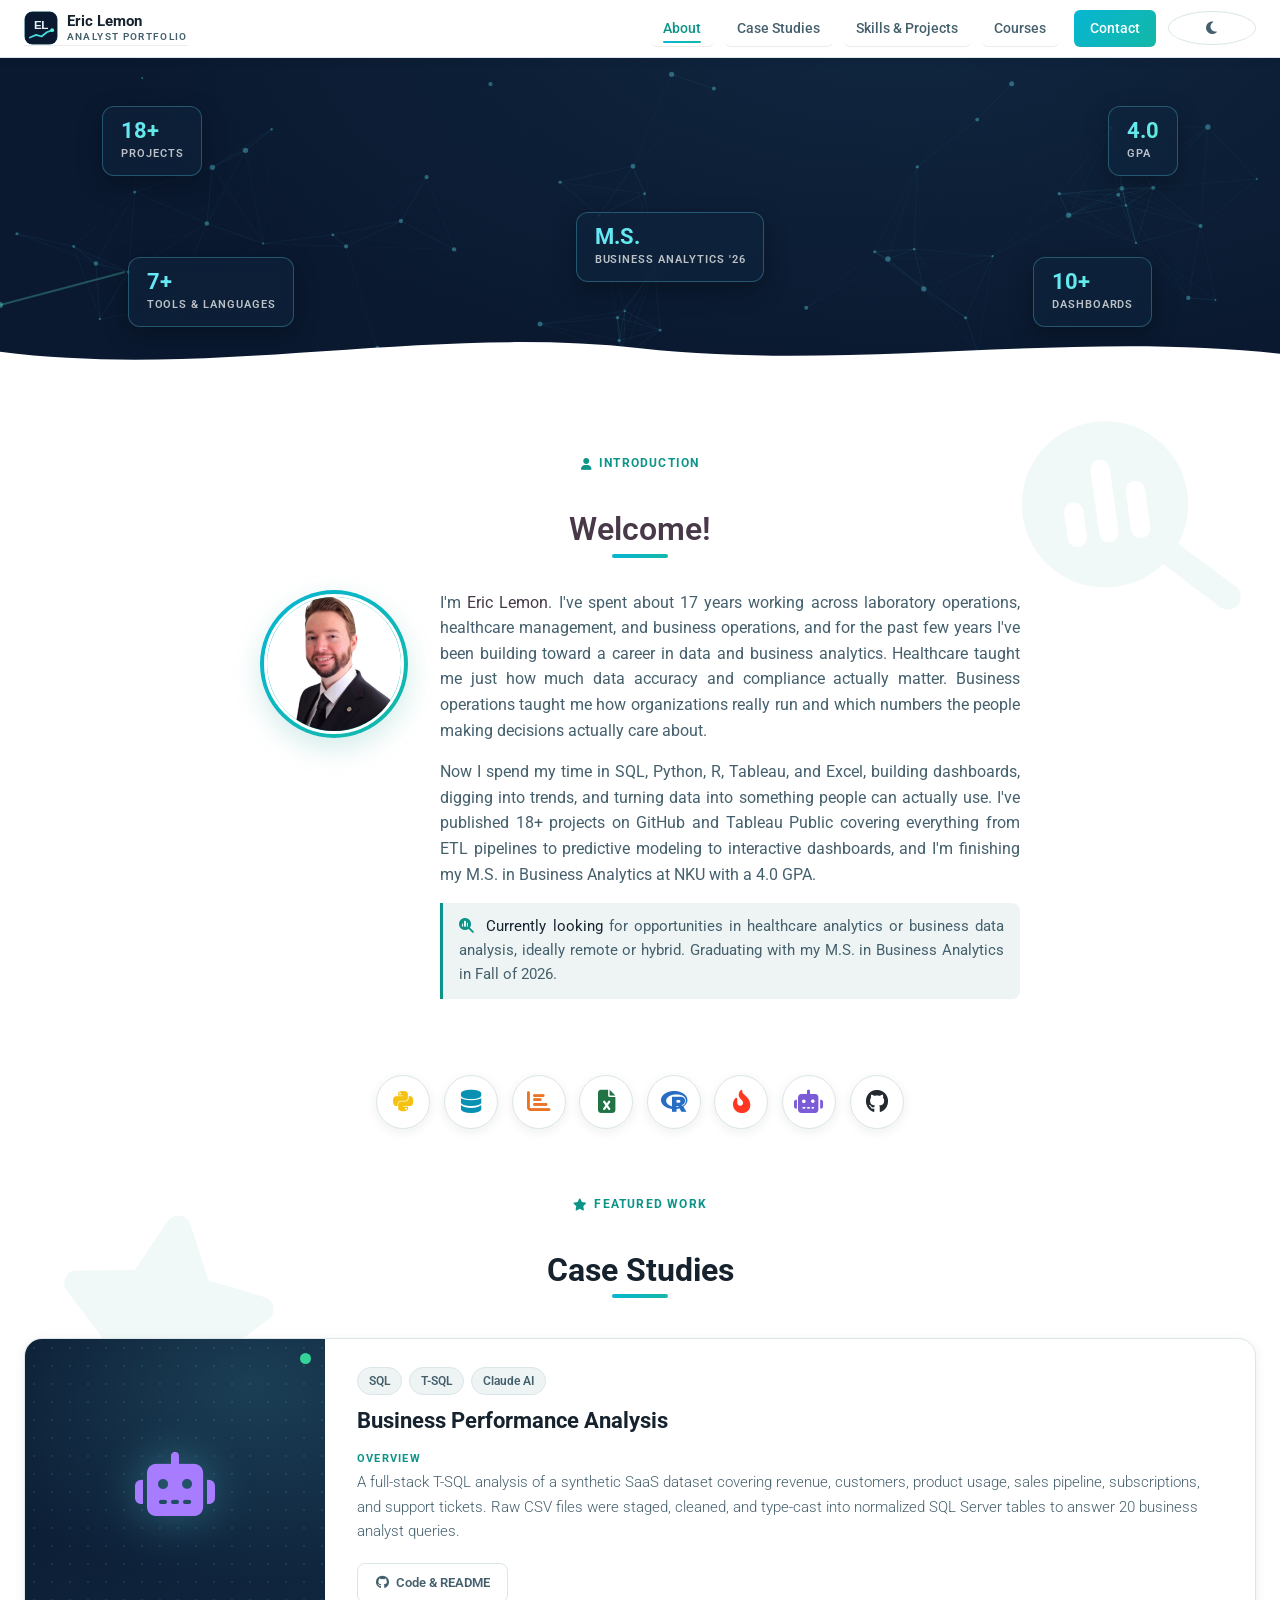
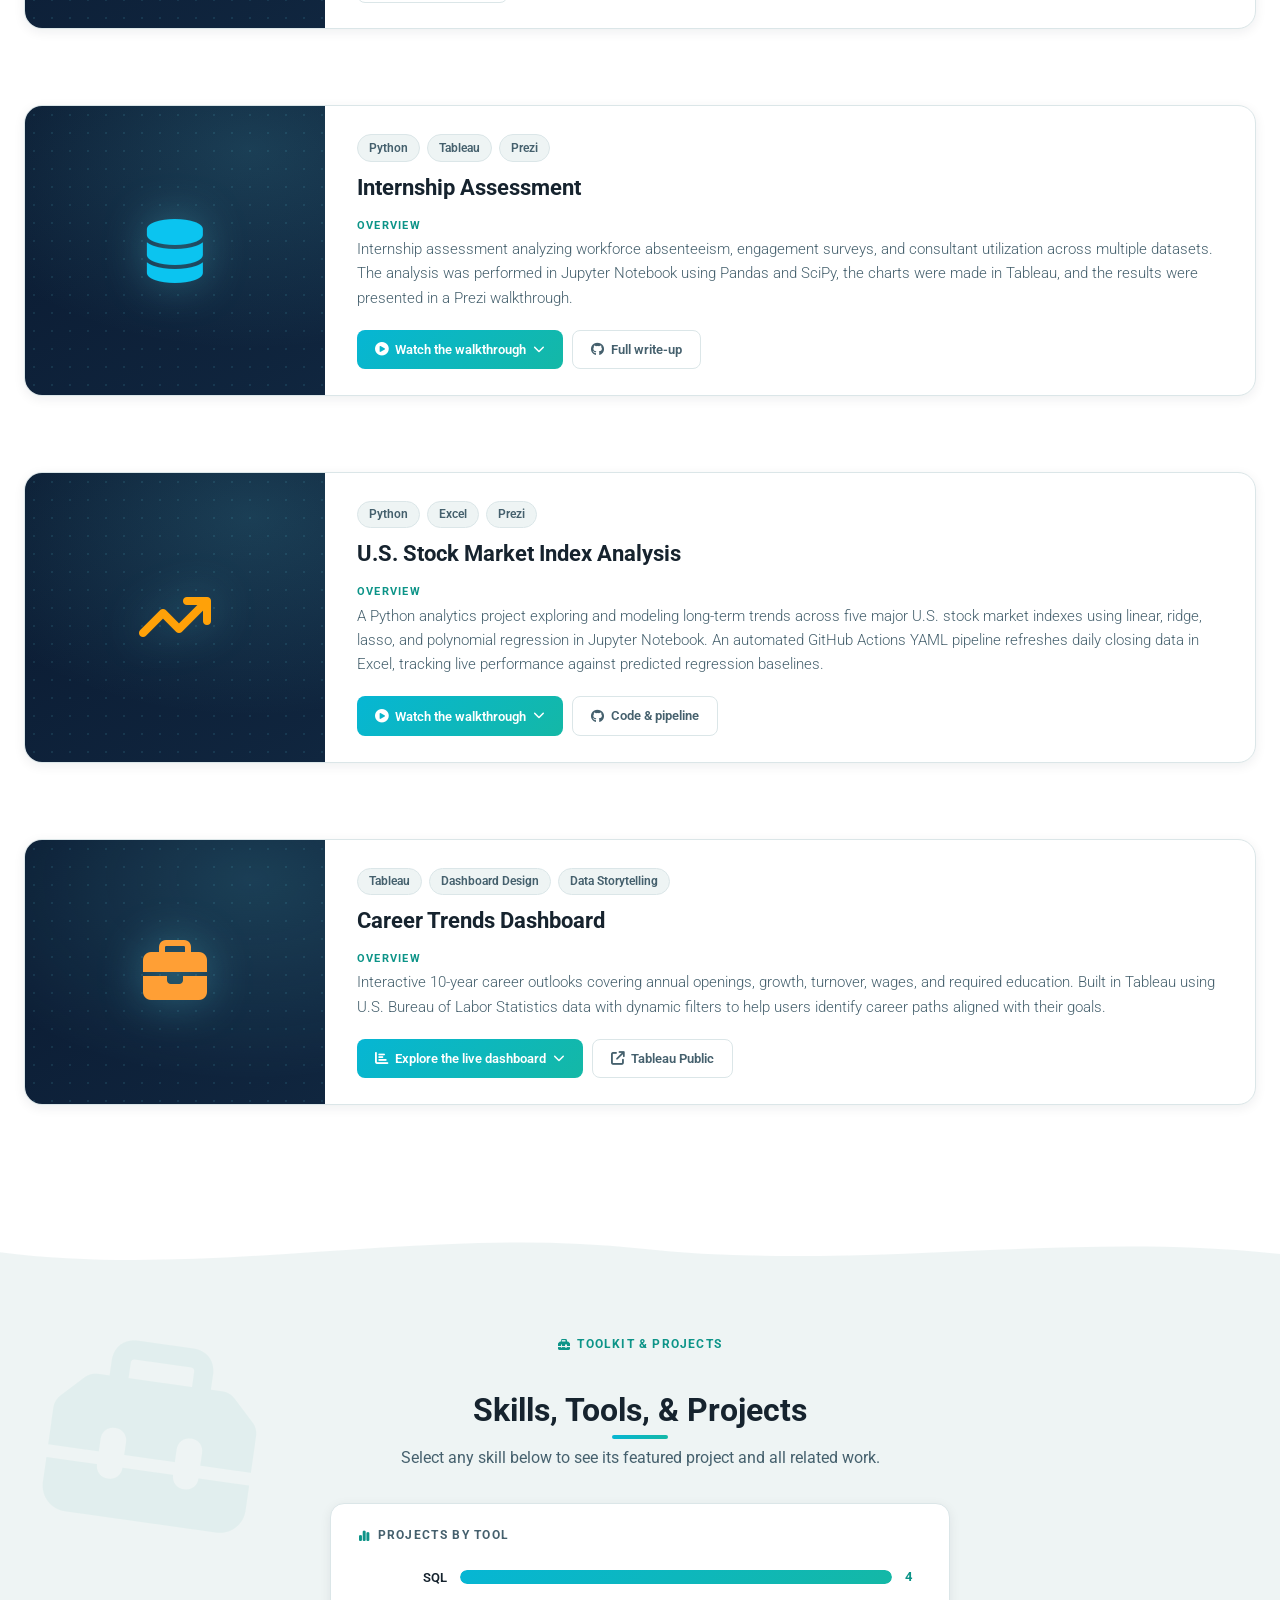
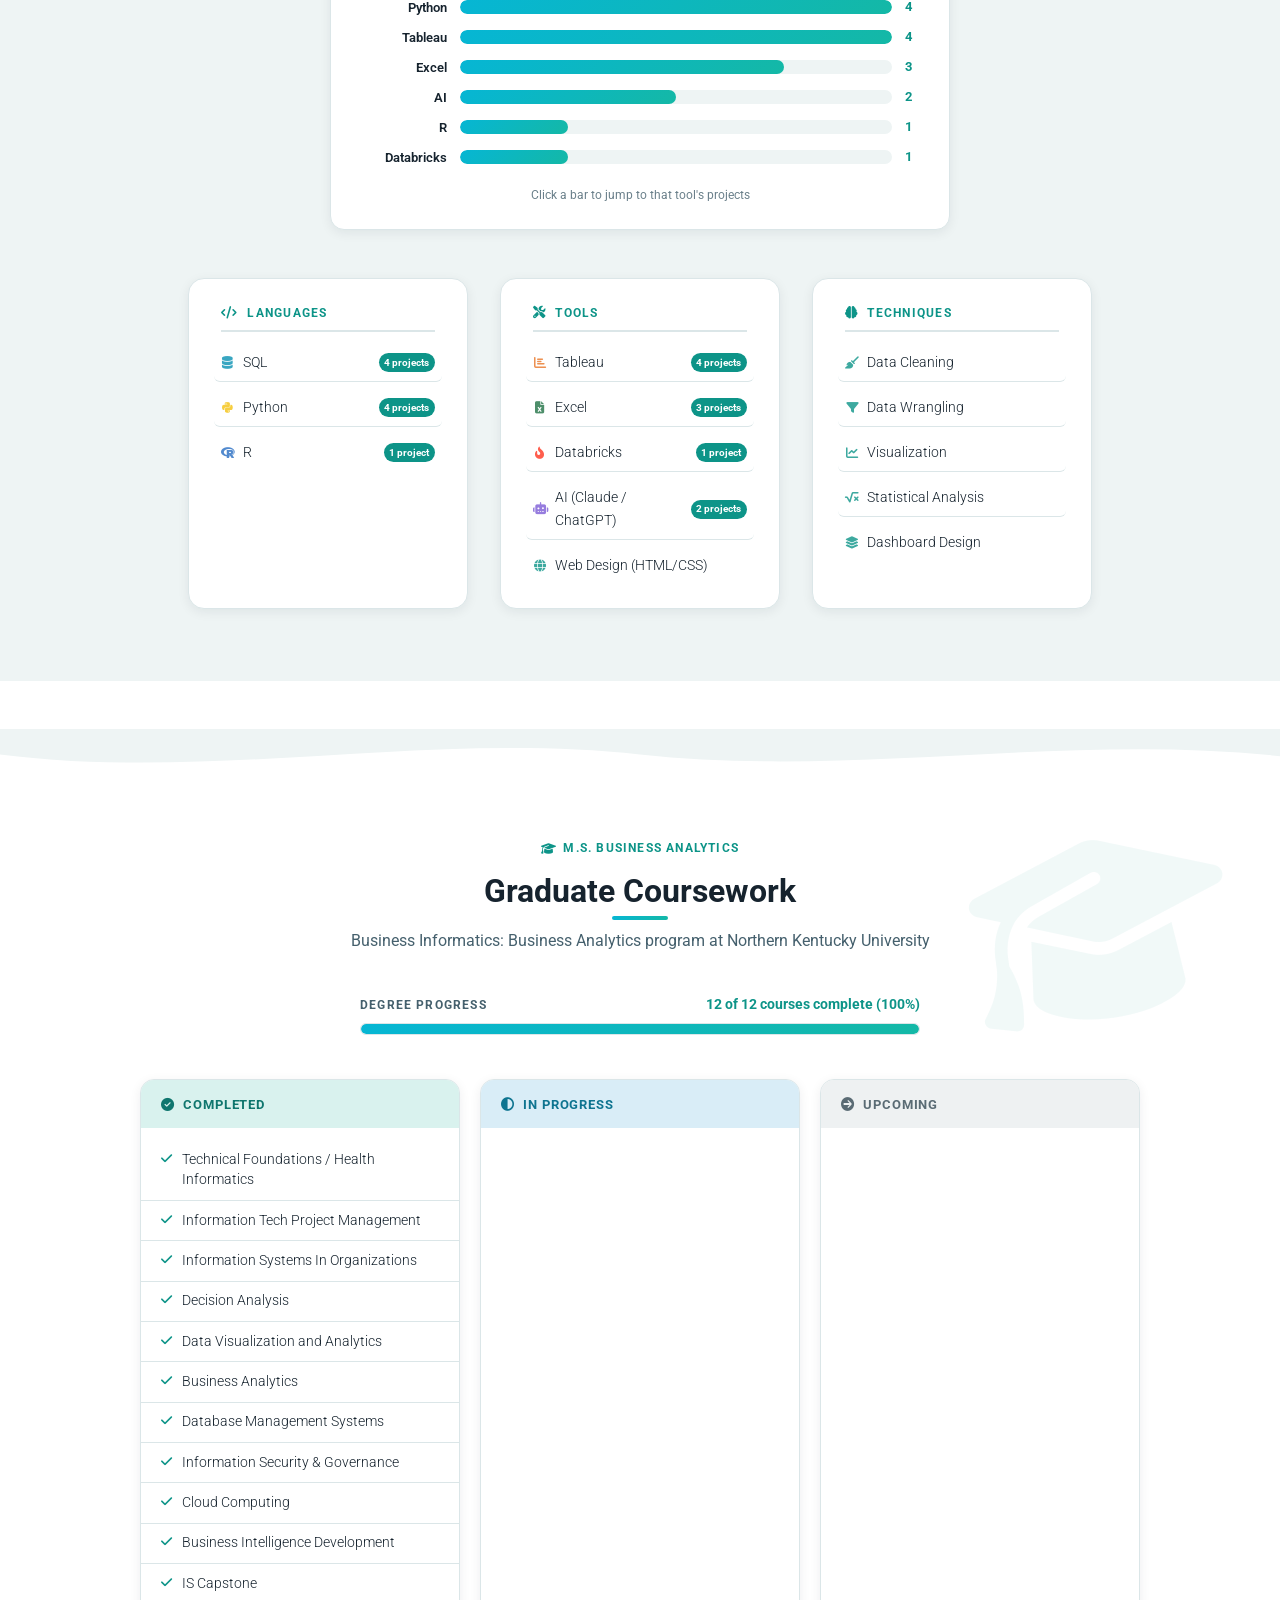
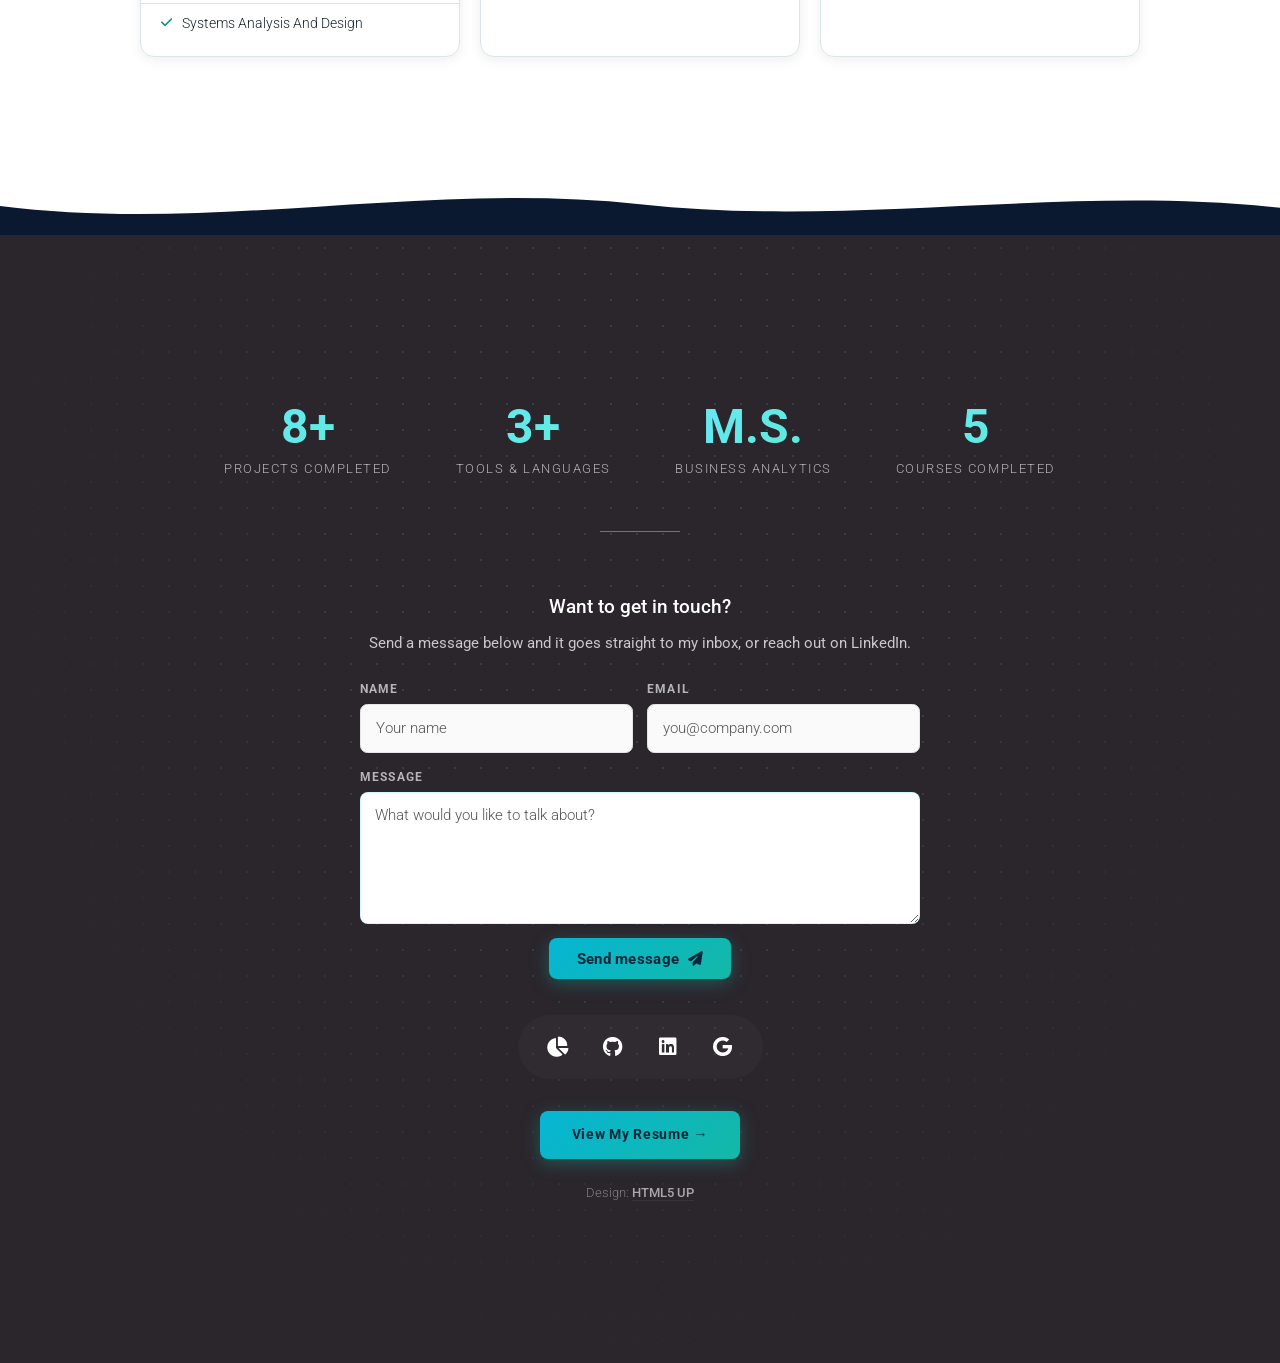
<file: index.html>
<!DOCTYPE HTML>
<html lang="en">
	<head>
		<!-- Google Tag Manager -->
		<script>(function(w,d,s,l,i){w[l]=w[l]||[];w[l].push({'gtm.start':
		new Date().getTime(),event:'gtm.js'});var f=d.getElementsByTagName(s)[0],
		j=d.createElement(s),dl=l!='dataLayer'?'&l='+l:'';j.async=true;j.src=
		'https://www.googletagmanager.com/gtm.js?id='+i+dl;f.parentNode.insertBefore(j,f);
		})(window,document,'script','dataLayer','GTM-KCMDSTGP');</script>

		<title>Eric Lemon | Data &amp; Business Analyst</title>
		<meta charset="utf-8" />
		<meta name="viewport" content="width=device-width, initial-scale=1, user-scalable=no" />
		<meta name="description" content="Eric Lemon, Business Analytics graduate student specializing in Tableau dashboards, SQL analysis, Python data pipelines, and data storytelling. M.S. candidate at Northern Kentucky University." />

		<meta property="og:type"        content="website" />
		<meta property="og:title"       content="Eric Lemon | Data &amp; Business Analyst" />
		<meta property="og:description" content="Portfolio of data and business analytics projects covering Tableau, SQL, Python, R, and Databricks. M.S. Business Analytics candidate." />
		<meta property="og:image"       content="https://ewlemon.github.io/EricLemonAnalystPortfolio.github.io/images/og-card.png" />
		<meta property="og:url"         content="https://ewlemon.github.io/EricLemonAnalystPortfolio.github.io/" />
		<meta name="twitter:card"       content="summary_large_image" />

		<link rel="icon" href="favicon.ico" sizes="any" />
		<link rel="icon" type="image/svg+xml" href="images/favicon.svg" />
		<link rel="icon" type="image/png" sizes="32x32" href="images/favicon-32.png" />
		<link rel="icon" type="image/png" sizes="16x16" href="images/favicon-16.png" />
		<link rel="apple-touch-icon" href="apple-touch-icon.png" />
		<link rel="manifest" href="site.webmanifest" />

		<link rel="stylesheet" href="assets/css/main.css?v=6" />
		<link rel="stylesheet" href="https://cdnjs.cloudflare.com/ajax/libs/font-awesome/6.5.0/css/all.min.css" />
		<link href="https://fonts.googleapis.com/css2?family=Roboto:wght@400;500;700&display=swap" rel="stylesheet">
		<noscript><link rel="stylesheet" href="assets/css/noscript.css" /></noscript>
		<link rel="stylesheet" href="assets/css/portfolio.css?v=15" />



	</head>

	<body class="homepage">

	<div id="page-loader">
		<div class="loader-dot"></div>
		<div class="loader-dot"></div>
		<div class="loader-dot"></div>
	</div>

	<button id="scroll-top" aria-label="Scroll to top"><i class="fa-solid fa-arrow-up"></i></button>

	<noscript>
		<iframe src="https://www.googletagmanager.com/ns.html?id=GTM-KCMDSTGP"
			height="0" width="0" style="display:none;visibility:hidden"></iframe>
	</noscript>

	<div id="page-wrapper">

	<!-- ═══════════════════════════════════════════════════════════
	     STICKY NAVIGATION
	═══════════════════════════════════════════════════════════ -->
	<nav id="site-nav">
		<a href="#header" class="nav-brand" aria-label="Eric Lemon, Analyst Portfolio — back to top">
			<svg class="brand-mark" viewBox="0 0 64 64" width="34" height="34" aria-hidden="true">
				<defs>
					<linearGradient id="navGrad" x1="0" y1="0" x2="1" y2="1">
						<stop offset="0" stop-color="#22d3ee"/>
						<stop offset="1" stop-color="#5eead4"/>
					</linearGradient>
				</defs>
				<rect x="1" y="1" width="62" height="62" rx="14" fill="#0a1930" stroke="rgba(103,232,249,0.28)" stroke-width="1.5"/>
				<text x="32" y="33" text-anchor="middle" font-family="Arial, Helvetica, sans-serif" font-weight="800" font-size="22" letter-spacing="-1" fill="#e6f1f7">EL</text>
				<path d="M11 50 L23 45 L33 48 L43 40 L53 36" fill="none" stroke="url(#navGrad)" stroke-width="3.2" stroke-linecap="round" stroke-linejoin="round"/>
				<circle cx="53" cy="36" r="3.6" fill="#5eead4"/>
			</svg>
			<span class="brand-word">Eric Lemon<span class="brand-sub">Analyst Portfolio</span></span>
		</a>
		<div class="nav-right">
			<ul class="nav-links">
				<li><a href="#banner">About</a></li>
				<li><a href="#featured">Case Studies</a></li>
				<li><a href="#skills-tools">Skills &amp; Projects</a></li>
				<li><a href="#courses">Courses</a></li>
				<li><a href="#footer" class="nav-cta">Contact</a></li>
			</ul>
			<button id="dark-toggle" aria-label="Toggle dark mode" title="Toggle dark mode">
				<i class="fa-solid fa-moon" id="dark-icon"></i>
			</button>
			<button id="nav-toggle" aria-label="Toggle navigation">
				<span></span><span></span><span></span>
			</button>
		</div>
		<div id="scroll-progress"></div>
	</nav>


	<!-- ═══════════════════════════════════════════════════════════
	     HEADER / HERO
	═══════════════════════════════════════════════════════════ -->
	<div id="header">
		<canvas id="hero-canvas" aria-hidden="true"></canvas>

		<div class="hero-kpis" aria-hidden="true">
			<div class="kpi-card kpi-1">
				<span class="kpi-num">18+</span>
				<span class="kpi-label">Projects</span>
			</div>
			<div class="kpi-card kpi-2">
				<span class="kpi-num">7+</span>
				<span class="kpi-label">Tools &amp; Languages</span>
			</div>
			<div class="kpi-card kpi-5">
				<span class="kpi-num">M.S.</span>
				<span class="kpi-label">Business Analytics '26</span>
			</div>
			<div class="kpi-card kpi-4">
				<span class="kpi-num">10+</span>
				<span class="kpi-label">Dashboards</span>
			</div>
			<div class="kpi-card kpi-3">
				<span class="kpi-num">4.0</span>
				<span class="kpi-label">GPA</span>
			</div>
		</div>

		<div class="wave-divider hero-wave wd-fill-white">
			<svg viewBox="0 0 1440 64" preserveAspectRatio="none" aria-hidden="true">
				<path d="M0,34 C240,64 480,4 720,30 C960,56 1200,10 1440,36 L1440,64 L0,64 Z"></path>
			</svg>
		</div>
	</div>


	<!-- ═══════════════════════════════════════════════════════════
	     ABOUT / BANNER
	═══════════════════════════════════════════════════════════ -->
	<section id="banner">
		<i class="section-bg-icon bg-icon-right fa-solid fa-magnifying-glass-chart" aria-hidden="true"></i>
		<span class="section-eyebrow"><i class="fa-solid fa-user"></i> Introduction</span>
		<h2 class="sec-title"><strong>Welcome!</strong></h2>
		<div class="banner-inner fade-in">
			<div class="headshot-wrap">
				<img src="images/headshot.png" alt="Eric Lemon">
			</div>
			<div class="banner-text">
				<p>I'm <strong>Eric Lemon</strong>. I've spent about 17 years working across laboratory operations, healthcare management, and business operations, and for the past few years I've been building toward a career in data and business analytics. Healthcare taught me just how much data accuracy and compliance actually matter. Business operations taught me how organizations really run and which numbers the people making decisions actually care about.</p>
				<p>Now I spend my time in SQL, Python, R, Tableau, and Excel, building dashboards, digging into trends, and turning data into something people can actually use. I've published 18+ projects on GitHub and Tableau Public covering everything from ETL pipelines to predictive modeling to interactive dashboards, and I'm finishing my M.S. in Business Analytics at NKU with a 4.0 GPA.</p>
				<p class="seeking-note">
					<i class="fa-solid fa-magnifying-glass-chart"></i>
					<strong>Currently looking</strong> for opportunities in healthcare analytics or business data analysis, ideally remote or hybrid. Graduating with my M.S. in Business Analytics in Fall of 2026.
				</p>
			</div>
		</div>
	</section>


	<!-- ═══════════════════════════════════════════════════════════
	     TOOL STRIP (icon-only badges, single row)
	═══════════════════════════════════════════════════════════ -->
	<div class="tool-strip" aria-label="Tools and technologies">
		<span class="tool-badge" title="Python" aria-label="Python"><i class="fab fa-python tool-python"></i></span>
		<span class="tool-badge" title="SQL" aria-label="SQL"><i class="fas fa-database tool-sql"></i></span>
		<span class="tool-badge" title="Tableau" aria-label="Tableau"><i class="fas fa-chart-bar tool-tableau"></i></span>
		<span class="tool-badge" title="Excel" aria-label="Excel"><i class="fas fa-file-excel tool-excel"></i></span>
		<span class="tool-badge" title="R" aria-label="R"><i class="fab fa-r-project tool-r"></i></span>
		<span class="tool-badge" title="Databricks" aria-label="Databricks"><i class="fas fa-fire-flame-curved tool-databricks"></i></span>
		<span class="tool-badge" title="Claude / ChatGPT" aria-label="Claude / ChatGPT"><i class="fas fa-robot tool-ai"></i></span>
		<span class="tool-badge" title="GitHub" aria-label="GitHub"><i class="fab fa-github tool-github"></i></span>
	</div>

	<!-- ═══════════════════════════════════════════════════════════
	     FEATURED PROJECTS (case studies)
	═══════════════════════════════════════════════════════════ -->
	<section id="featured">
		<i class="section-bg-icon bg-icon-left fa-solid fa-star" aria-hidden="true"></i>
		<span class="section-eyebrow"><i class="fa-solid fa-star"></i> Featured Work</span>
		<h2 class="sec-title">Case Studies</h2>

		<div class="featured-list">

			<article class="featured-card fade-in tilt-card"
				data-embed-height="850"
				data-embed-extra="allowfullscreen">
				<div class="fc-main">
				<div class="fc-visual fc-icon-visual" style="--fc-accent:#7c5cd6;">
					<i class="fa-solid fa-robot"></i>
					<span class="fc-live-dot" title="Live app"></span>
				</div>
				<div class="fc-body">
					<div class="fc-tags">
						<span class="fi-tag">SQL</span><span class="fi-tag">T-SQL</span><span class="fi-tag">Claude AI</span>
					</div>
					<h3 class="fc-title">Business Performance Analysis</h3>
					<dl class="fc-case">
  					<div>
						<dt>Overview</dt>
						<dd>A full-stack T-SQL analysis of a synthetic SaaS dataset covering revenue, customers, product usage, sales pipeline, subscriptions, and support tickets. Raw CSV files were staged, cleaned, and type-cast into normalized SQL Server tables to answer 20 business analyst queries.</dd>
					</div>
					</dl>
					<div class="fc-links">
					<a href="https://github.com/ewlemon/Business-SQL-Project/blob/main/README.md" target="_blank" rel="noopener" class="fc-link"><i class="fab fa-github"></i> Code &amp; README</a>
					</div>

				</div>
				</div><!-- /fc-main -->
				<div class="fc-embed-panel"><div class="fc-embed-overflow"><div class="fc-embed-inner"></div></div></div>
			</article>

			<article class="featured-card fade-in tilt-card"
				data-embed-src="https://prezi.com/p/embed/22UxRRlGPnmYlEYpWKvC/"
				data-embed-height="700"
				data-embed-extra='webkitallowfullscreen mozallowfullscreen allowfullscreen allow="autoplay; fullscreen"'>
				<div class="fc-main">
				<div class="fc-visual fc-icon-visual" style="--fc-accent:#0891b2;">
					<i class="fa-solid fa-database"></i>
				</div>
				<div class="fc-body">
					<div class="fc-tags">
						<span class="fi-tag">Python</span><span class="fi-tag">Tableau</span><span class="fi-tag">Prezi</span>
					</div>
					<h3 class="fc-title">Internship Assessment</h3>
					<dl class="fc-case">
  					<div>
						<dt>Overview</dt>
						<dd>Internship assessment analyzing workforce absenteeism, engagement surveys, and consultant utilization across multiple datasets. The analysis was performed in Jupyter Notebook using Pandas and SciPy, the charts were made in Tableau, and the results were presented in a Prezi walkthrough.</dd>
					</div>
					</dl>
					<div class="fc-links">
						<button class="fc-link fc-link-primary fc-expand" data-show-label="Watch the walkthrough" data-hide-label="Hide the walkthrough" aria-expanded="false">
							<i class="fa-solid fa-circle-play"></i> <span class="fc-expand-label">Watch the walkthrough</span> <i class="fa-solid fa-chevron-down fc-chev"></i>
						</button>
						<a href="https://github.com/ewlemon/Analysis-Case-Study" target="_blank" rel="noopener" class="fc-link"><i class="fab fa-github"></i> Full write-up</a>
					</div>
				</div>
				</div><!-- /fc-main -->
				<div class="fc-embed-panel"><div class="fc-embed-overflow"><div class="fc-embed-inner"></div></div></div>
			</article>

			<article class="featured-card fade-in tilt-card"
				data-embed-src="https://prezi.com/p/embed/PR9nilFAxgJ8tyPwI5dP/"
				data-embed-height="700"
				data-embed-extra='webkitallowfullscreen mozallowfullscreen allowfullscreen allow="autoplay; fullscreen"'>
				<div class="fc-main">
				<div class="fc-visual fc-icon-visual" style="--fc-accent:#d97706;">
					<i class="fa-solid fa-arrow-trend-up"></i>
				</div>
				<div class="fc-body">
					<div class="fc-tags">
						<span class="fi-tag">Python</span><span class="fi-tag">Excel</span><span class="fi-tag">Prezi</span>
					</div>
					<h3 class="fc-title">U.S. Stock Market Index Analysis</h3>
					<dl class="fc-case">
					<div>
						<dt>Overview</dt>
						<dd>A Python analytics project exploring and modeling long-term trends across five major U.S. stock market indexes using linear, ridge, lasso, and polynomial regression in Jupyter Notebook. An automated GitHub Actions YAML pipeline refreshes daily closing data in Excel, tracking live performance against predicted regression baselines.</dd>
					</div>
					</dl>
					<div class="fc-links">
					<button class="fc-link fc-link-primary fc-expand" data-show-label="Watch the walkthrough" data-hide-label="Hide the walkthrough" aria-expanded="false">
						<i class="fa-solid fa-circle-play"></i> <span class="fc-expand-label">Watch the walkthrough</span> <i class="fa-solid fa-chevron-down fc-chev"></i>
					</button>
					<a href="https://github.com/ewlemon/Stock-Project" target="_blank" rel="noopener" class="fc-link"><i class="fab fa-github"></i> Code &amp; pipeline</a>
					</div>

				</div>
				</div><!-- /fc-main -->
				<div class="fc-embed-panel"><div class="fc-embed-overflow"><div class="fc-embed-inner"></div></div></div>
			</article>

			<article class="featured-card fade-in tilt-card"
				data-embed-src="https://public.tableau.com/views/LemonAssignmentFinal/Dashboard?:showVizHome=no&amp;:embed=true&amp;:toolbar=bottom"
				data-embed-height="950"
				data-embed-extra="allowfullscreen">
				<div class="fc-main">
				<div class="fc-visual fc-icon-visual" style="--fc-accent:#e97627;">
					<i class="fa-solid fa-briefcase"></i>
				</div>
				<div class="fc-body">
					<div class="fc-tags">
						<span class="fi-tag">Tableau</span><span class="fi-tag">Dashboard Design</span><span class="fi-tag">Data Storytelling</span>
					</div>
					<h3 class="fc-title">Career Trends Dashboard</h3>
					<dl class="fc-case">
					<div>
						<dt>Overview</dt>
						<dd>Interactive 10-year career outlooks covering annual openings, growth, turnover, wages, and required education. Built in Tableau using U.S. Bureau of Labor Statistics data with dynamic filters to help users identify career paths aligned with their goals.</dd>
					</div>
					</dl>
					<div class="fc-links">
					<button class="fc-link fc-link-primary fc-expand" data-show-label="Explore the live dashboard" data-hide-label="Hide the dashboard" aria-expanded="false">
						<i class="fa-solid fa-chart-bar"></i> <span class="fc-expand-label">Explore the live dashboard</span> <i class="fa-solid fa-chevron-down fc-chev"></i>
					</button>
					<a href="https://public.tableau.com/app/profile/eric.lemon/viz/LemonAssignmentFinal/Dashboard" target="_blank" rel="noopener" class="fc-link"><i class="fa-solid fa-arrow-up-right-from-square"></i> Tableau Public</a>
					</div>

				</div>
				</div><!-- /fc-main -->
				<div class="fc-embed-panel"><div class="fc-embed-overflow"><div class="fc-embed-inner"></div></div></div>
			</article>

		</div>
	</section>


	<div class="wave-divider wd-bg-light wd-fill-white">
		<svg viewBox="0 0 1440 64" preserveAspectRatio="none" aria-hidden="true">
			<path d="M0,30 C240,60 480,0 720,26 C960,52 1200,6 1440,32 L1440,0 L0,0 Z"></path>
		</svg>
	</div>


	<!-- ═══════════════════════════════════════════════════════════
	     SKILLS, TOOLS & PROJECTS  (fully merged)
	═══════════════════════════════════════════════════════════ -->
	<section id="skills-tools">
		<i class="section-bg-icon bg-icon-left fa-solid fa-toolbox" aria-hidden="true"></i>
		<div class="skills-inner">
			<div class="skills-header fade-in">
				<span class="section-eyebrow"><i class="fa-solid fa-toolbox"></i> Toolkit &amp; Projects</span>
				<h2 class="sec-title">Skills, Tools, &amp; Projects</h2>
				<p class="section-intro">
					Select any skill below to see its featured project and all related work.
				</p>
			</div>

			<div class="mini-chart fade-in" id="mini-chart">
				<p class="mc-title"><i class="fa-solid fa-chart-simple"></i> Projects by Tool</p>
				<div class="mc-row" data-skill="sql" role="button" tabindex="0" aria-label="View SQL projects">
					<span class="mc-label">SQL</span>
					<div class="mc-track"><div class="mc-bar" style="--w:100%"></div></div>
					<span class="mc-val">4</span>
				</div>
				<div class="mc-row" data-skill="python" role="button" tabindex="0" aria-label="View Python projects">
					<span class="mc-label">Python</span>
					<div class="mc-track"><div class="mc-bar" style="--w:100%"></div></div>
					<span class="mc-val">4</span>
				</div>
				<div class="mc-row" data-skill="tableau" role="button" tabindex="0" aria-label="View Tableau projects">
					<span class="mc-label">Tableau</span>
					<div class="mc-track"><div class="mc-bar" style="--w:100%"></div></div>
					<span class="mc-val">4</span>
				</div>
				<div class="mc-row" data-skill="excel" role="button" tabindex="0" aria-label="View Excel projects">
					<span class="mc-label">Excel</span>
					<div class="mc-track"><div class="mc-bar" style="--w:75%"></div></div>
					<span class="mc-val">3</span>
				</div>
				<div class="mc-row" data-skill="ai" role="button" tabindex="0" aria-label="View AI projects">
					<span class="mc-label">AI</span>
					<div class="mc-track"><div class="mc-bar" style="--w:50%"></div></div>
					<span class="mc-val">2</span>
				</div>
				<div class="mc-row" data-skill="r" role="button" tabindex="0" aria-label="View R projects">
					<span class="mc-label">R</span>
					<div class="mc-track"><div class="mc-bar" style="--w:25%"></div></div>
					<span class="mc-val">1</span>
				</div>
				<div class="mc-row" data-skill="databricks" role="button" tabindex="0" aria-label="View Databricks projects">
					<span class="mc-label">Databricks</span>
					<div class="mc-track"><div class="mc-bar" style="--w:25%"></div></div>
					<span class="mc-val">1</span>
				</div>
				<p class="mc-hint">Click a bar to jump to that tool's projects</p>
			</div>

			<div class="skills-grid">

				<!-- ── Languages ─────────────────────────────────── -->
				<div class="skill-category fade-in">
					<div class="category-label"><i class="fas fa-code"></i> Languages</div>
					<div class="skill-list">

						<div class="skill-pill has-projects" data-skill="sql" tabindex="0" role="button" aria-expanded="false">
							<i class="fas fa-database tool-sql"></i> SQL
							<span class="proj-count">4 projects</span>
						</div>

						<div class="skill-pill has-projects" data-skill="python" tabindex="0" role="button" aria-expanded="false">
							<i class="fab fa-python tool-python"></i> Python
							<span class="proj-count">4 projects</span>
						</div>

						<div class="skill-pill has-projects" data-skill="r" tabindex="0" role="button" aria-expanded="false">
							<i class="fab fa-r-project tool-r"></i> R
							<span class="proj-count">1 project</span>
						</div>

					</div>
				</div>

				<!-- ── Tools ─────────────────────────────────────── -->
				<div class="skill-category fade-in" style="--d:0.12s">
					<div class="category-label"><i class="fas fa-tools"></i> Tools</div>
					<div class="skill-list">

						<div class="skill-pill has-projects" data-skill="tableau" tabindex="0" role="button" aria-expanded="false">
							<i class="fas fa-chart-bar tool-tableau"></i> Tableau
							<span class="proj-count">4 projects</span>
						</div>

						<div class="skill-pill has-projects" data-skill="excel" tabindex="0" role="button" aria-expanded="false">
							<i class="fas fa-file-excel tool-excel"></i> Excel
							<span class="proj-count">3 projects</span>
						</div>

						<div class="skill-pill has-projects" data-skill="databricks" tabindex="0" role="button" aria-expanded="false">
							<i class="fas fa-fire-flame-curved tool-databricks"></i> Databricks
							<span class="proj-count">1 project</span>
						</div>

						<div class="skill-pill has-projects" data-skill="ai" tabindex="0" role="button" aria-expanded="false">
							<i class="fas fa-robot tool-ai"></i> AI (Claude / ChatGPT)
							<span class="proj-count">2 projects</span>
						</div>

						<div class="skill-pill">
							<i class="fas fa-globe"></i> Web Design (HTML/CSS)
						</div>

					</div>
				</div>

				<!-- ── Techniques ─────────────────────────────────── -->
				<div class="skill-category fade-in" style="--d:0.24s">
					<div class="category-label"><i class="fas fa-brain"></i> Techniques</div>
					<div class="skill-list">
						<div class="skill-pill"><i class="fas fa-broom"></i> Data Cleaning</div>
						<div class="skill-pill"><i class="fas fa-filter"></i> Data Wrangling</div>
						<div class="skill-pill"><i class="fas fa-chart-line"></i> Visualization</div>
						<div class="skill-pill"><i class="fas fa-square-root-alt"></i> Statistical Analysis</div>
						<div class="skill-pill"><i class="fas fa-layer-group"></i> Dashboard Design</div>
					</div>
				</div>

			</div><!-- /skills-grid -->

			<!-- Full-width project panel -->
			<div class="skill-content-panel" id="skill-content-panel" aria-live="polite">
				<div class="scp-overflow">
					<div class="scp-inner" id="scp-inner"></div>
				</div>
			</div>

		</div>
	</section>


	<div class="wave-divider wd-bg-white wd-fill-light">
		<svg viewBox="0 0 1440 64" preserveAspectRatio="none" aria-hidden="true">
			<path d="M0,28 C240,58 480,2 720,28 C960,54 1200,4 1440,30 L1440,0 L0,0 Z"></path>
		</svg>
	</div>


	<!-- ═══════════════════════════════════════════════════════════
	     COURSES
	═══════════════════════════════════════════════════════════ -->
	<section id="courses">
		<i class="section-bg-icon bg-icon-right fa-solid fa-graduation-cap" aria-hidden="true"></i>
		<div class="courses-wrap">
			<span class="section-eyebrow"><i class="fa-solid fa-graduation-cap"></i> M.S. Business Analytics</span>
			<h2 class="sec-title">Graduate Coursework</h2>
			<p class="section-intro courses-intro">
				Business Informatics: Business Analytics program at Northern Kentucky University
			</p>

			<div class="degree-progress fade-in" id="degree-progress" style="--p:100%">
				<div class="dp-labels">
					<span class="dp-caption">Degree Progress</span>
					<span class="dp-value">12 of 12 courses complete (100%)</span>
				</div>
				<div class="dp-track"><div class="dp-fill"></div></div>
			</div>

			<div class="courses-grid">

				<div class="course-col fade-in">
					<div class="course-col-header completed-header">
						<i class="fa-solid fa-circle-check"></i> Completed
					</div>
					<ul class="course-list">
						<li class="course-item"><i class="fa-solid fa-check course-icon completed-icon"></i>Technical Foundations / Health Informatics</li>
						<li class="course-item"><i class="fa-solid fa-check course-icon completed-icon"></i>Information Tech Project Management</li>
						<li class="course-item"><i class="fa-solid fa-check course-icon completed-icon"></i>Information Systems In Organizations</li>
						<li class="course-item"><i class="fa-solid fa-check course-icon completed-icon"></i>Decision Analysis</li>
						<li class="course-item"><i class="fa-solid fa-check course-icon completed-icon"></i>Data Visualization and Analytics</li>
						<li class="course-item"><i class="fa-solid fa-check course-icon completed-icon"></i>Business Analytics</li>
						<li class="course-item"><i class="fa-solid fa-check course-icon completed-icon"></i>Database Management Systems</li>
						<li class="course-item"><i class="fa-solid fa-check course-icon completed-icon"></i>Information Security &amp; Governance</li>
						<li class="course-item"><i class="fa-solid fa-check course-icon completed-icon"></i>Cloud Computing</li>
						<li class="course-item"><i class="fa-solid fa-check course-icon completed-icon"></i>Business Intelligence Development</li>
						<li class="course-item"><i class="fa-solid fa-check course-icon completed-icon"></i>IS Capstone</li>
						<li class="course-item"><i class="fa-solid fa-check course-icon completed-icon"></i>Systems Analysis And Design</li>
					</ul>
				</div>

				<div class="course-col fade-in" style="--d:0.12s">
					<div class="course-col-header current-header">
						<i class="fa-solid fa-circle-half-stroke"></i> In Progress
					</div>
					<ul class="course-list">
					</ul>
				</div>

				<div class="course-col fade-in" style="--d:0.24s">
					<div class="course-col-header upcoming-header">
						<i class="fa-solid fa-circle-arrow-right"></i> Upcoming
					</div>
					<ul class="course-list">
					</ul>
				</div>

			</div>
		</div>
	</section>


	<div class="wave-divider wd-bg-navy wd-fill-white">
		<svg viewBox="0 0 1440 64" preserveAspectRatio="none" aria-hidden="true">
			<path d="M0,32 C240,62 480,4 720,30 C960,56 1200,8 1440,34 L1440,0 L0,0 Z"></path>
		</svg>
	</div>


	<!-- ═══════════════════════════════════════════════════════════
	     STATS + FOOTER (navy constellation)
	═══════════════════════════════════════════════════════════ -->
	<div id="footer" class="parallax-section">

		<div id="stats-section" class="overlay-content">
			<div class="stats-row">
				<div class="stat-item fade-in">
					<span class="stat-number" data-target="18" data-suffix="+">0</span>
					<span class="stat-label">Projects Completed</span>
				</div>
				<div class="stat-item fade-in" style="--d:0.1s">
					<span class="stat-number" data-target="7" data-suffix="+">0</span>
					<span class="stat-label">Tools &amp; Languages</span>
				</div>
				<div class="stat-item fade-in" style="--d:0.2s">
					<span class="stat-number" data-target="" data-static="M.S.">M.S.</span>
					<span class="stat-label">Business Analytics</span>
				</div>
				<div class="stat-item fade-in" style="--d:0.3s">
					<span class="stat-number" data-target="12" data-suffix="">0</span>
					<span class="stat-label">Courses Completed</span>
				</div>
			</div>
		</div>

		<div class="footer-rule"><span></span></div>

		<div class="footer-inner">
			<h3>Want to get in touch?</h3>
			<p class="contact-intro">Send a message below and it goes straight to my inbox, or reach out on LinkedIn.</p>

			<form class="contact-form" action="https://formsubmit.co/ewlemon7@gmail.com" method="POST">
				<input type="hidden" name="_subject" value="Portfolio contact form">
				<input type="hidden" name="_next" value="https://ewlemon.github.io/EricLemonAnalystPortfolio.github.io/?sent=1#footer">
				<input type="text" name="_honey" style="display:none" tabindex="-1" autocomplete="off">
				<div class="cf-row">
					<label class="cf-field">
						<span>Name</span>
						<input type="text" name="name" required autocomplete="name" placeholder="Your name">
					</label>
					<label class="cf-field">
						<span>Email</span>
						<input type="email" name="email" required autocomplete="email" placeholder="you@company.com">
					</label>
				</div>
				<label class="cf-field">
					<span>Message</span>
					<textarea name="message" rows="4" required placeholder="What would you like to talk about?"></textarea>
				</label>
				<button type="submit" class="cf-submit">Send message <i class="fa-solid fa-paper-plane"></i></button>
				<p class="cf-sent" id="cf-sent" hidden><i class="fa-solid fa-circle-check"></i> Thanks! Your message is on its way. I'll get back to you soon.</p>
			</form>

			<ul class="icons">
				<li><a href="https://public.tableau.com/app/profile/eric.lemon/vizzes" title="Tableau"><i class="fa-solid fa-chart-pie"></i></a></li>
				<li><a href="https://github.com/ewlemon" title="GitHub"><i class="fab fa-github"></i></a></li>
				<li><a href="https://www.linkedin.com/in/ericlemon/" title="LinkedIn"><i class="fab fa-linkedin"></i></a></li>
				<li><a href="#" id="gmail-link" title="Gmail"><i class="fab fa-google"></i></a></li>
			</ul>
			<div class="parallax-cta">
				<a href="EricLemonResume.pdf" target="_blank" rel="noopener">View My Resume &rarr;</a>
			</div>
			<div class="footer-copy">Design: <a href="http://html5up.net">HTML5 UP</a></div>
		</div>

	</div>

	</div><!-- end #page-wrapper -->

	<!-- ═══════════════════════════════════════════════════════════
	     SCRIPTS
	═══════════════════════════════════════════════════════════ -->
	<script src="assets/js/hero-canvas.js?v=6"></script>
	<script src="assets/js/portfolio.js?v=11"></script>

	</body>
</html>
</file>
<file: assets/css/main.css>
/*
	Helios by HTML5 UP
	html5up.net | @ajlkn
	Free for personal and commercial use under the CCA 3.0 license (html5up.net/license)
*/

html, body, div, span, applet, object,
iframe, h1, h2, h3, h4, h5, h6, p, blockquote,
pre, a, abbr, acronym, address, big, cite,
code, del, dfn, em, img, ins, kbd, q, s, samp,
small, strike, strong, sub, sup, tt, var, b,
u, i, center, dl, dt, dd, ol, ul, li, fieldset,
form, label, legend, table, caption, tbody,
tfoot, thead, tr, th, td, article, aside,
canvas, details, embed, figure, figcaption,
footer, header, hgroup, menu, nav, output, ruby,
section, summary, time, mark, audio, video {
	margin: 0;
	padding: 0;
	border: 0;
	font-size: 100%;
	font: inherit;
	vertical-align: baseline;}

article, aside, details, figcaption, figure,
footer, header, hgroup, menu, nav, section {
	display: block;}

body {
	line-height: 1;
}

ol, ul {
	list-style: none;
}

blockquote, q {
	quotes: none;
}

	blockquote:before, blockquote:after, q:before, q:after {
		content: '';
		content: none;
	}

table {
	border-collapse: collapse;
	border-spacing: 0;
}

body {
	-webkit-text-size-adjust: none;
}

mark {
	background-color: transparent;
	color: inherit;
}

input::-moz-focus-inner {
	border: 0;
	padding: 0;
}

input, select, textarea {
	-moz-appearance: none;
	-webkit-appearance: none;
	-ms-appearance: none;
	appearance: none;
}

/* Basic */

	html {
		box-sizing: border-box;
	}

	*, *:before, *:after {
		box-sizing: inherit;
	}

	body {
		background: #f0f4f4;
		color: #5b5b5b;
		font-size: 15pt;
		line-height: 1.85em;
		font-family: 'Roboto', Arial, sans-serif;
		font-weight: 300;
	}

		body.is-preload *, body.is-preload *:before, body.is-preload *:after {
			-moz-animation: none !important;
			-webkit-animation: none !important;
			-ms-animation: none !important;
			animation: none !important;
			-moz-transition: none !important;
			-webkit-transition: none !important;
			-ms-transition: none !important;
			transition: none !important;
		}

	input, textarea, select {
		font-size: 15pt;
		line-height: 1.85em;
		font-family: 'Roboto', Arial, sans-serif;
		font-weight: 300;
	}

	h1, h2, h3, h4, h5, h6 {
		font-weight: 400;
		color: #483949;
		line-height: 1.25em;
	}

	h1 a, h2 a, h3 a, h4 a, h5 a, h6 a {
		color: inherit;
		text-decoration: none;
		border-bottom-color: transparent;
	}

	h1 strong, h2 strong, h3 strong, h4 strong, h5 strong, h6 strong {
		font-weight: 600;
	}

	h2 {
		font-size: 2.85em;
	}

	h3 {
		font-size: 1.25em;
	}

	h4 {
		font-size: 1em;
		margin: 0 0 0.25em 0;
	}

	strong, b {
		font-weight: 400;
		color: #483949;
	}

	em, i {
		font-style: italic;
	}

	a {
		color: inherit;
		border-bottom: solid 1px rgba(128, 128, 128, 0.15);
		text-decoration: none;
		-moz-transition: background-color 0.35s ease-in-out, color 0.35s ease-in-out, border-bottom-color 0.35s ease-in-out;
		-webkit-transition: background-color 0.35s ease-in-out, color 0.35s ease-in-out, border-bottom-color 0.35s ease-in-out;
		-ms-transition: background-color 0.35s ease-in-out, color 0.35s ease-in-out, border-bottom-color 0.35s ease-in-out;
		transition: background-color 0.35s ease-in-out, color 0.35s ease-in-out, border-bottom-color 0.35s ease-in-out;
	}

		a:hover {
			color: #ef8376;
			border-bottom-color: transparent;
		}

	sub {
		position: relative;
		top: 0.5em;
		font-size: 0.8em;
	}

	sup {
		position: relative;
		top: -0.5em;
		font-size: 0.8em;
	}

	blockquote {
		border-left: solid 0.5em #ddd;
		padding: 1em 0 1em 2em;
		font-style: italic;
	}

	p, ul, ol, dl, table {
		margin-bottom: 1em;
	}

	p {
		text-align: justify;
	}

	br.clear {
		clear: both;
	}

	hr {
		position: relative;
		display: block;
		border: 0;
		top: 4.5em;
		margin-bottom: 9em;
		height: 6px;
		border-top: solid 1px rgba(128, 128, 128, 0.2);
		border-bottom: solid 1px rgba(128, 128, 128, 0.2);
	}

		hr:before, hr:after {
			content: '';
			position: absolute;
			top: -8px;
			display: block;
			width: 1px;
			height: 21px;
			background: rgba(128, 128, 128, 0.2);
		}

		hr:before {
			left: -1px;
		}

		hr:after {
			right: -1px;
		}

	.timestamp {
		color: rgba(128, 128, 128, 0.75);
		font-size: 0.8em;
	}

/* Container */

	.container {
		margin: 0 auto;
		max-width: 100%;
		width: 1400px;
	}

		@media screen and (max-width: 1680px) {

			.container {
				width: 1200px;
			}

		}

		@media screen and (max-width: 1280px) {

			.container {
				width: 100%;
			}

		}

		@media screen and (max-width: 960px) {

			.container {
				width: 100%;
			}

		}

		@media screen and (max-width: 840px) {

			.container {
				width: 100%;
			}

		}

		@media screen and (max-width: 736px) {

			.container {
				width: 100%;
			}

		}

/* Row */

	.row {
		display: flex;
		flex-wrap: wrap;
		box-sizing: border-box;
		align-items: stretch;
	}

		.row > * {
			box-sizing: border-box;
		}

		.row.gtr-uniform > * > :last-child {
			margin-bottom: 0;
		}

		.row.aln-left {
			justify-content: flex-start;
		}

		.row.aln-center {
			justify-content: center;
		}

		.row.aln-right {
			justify-content: flex-end;
		}

		.row.aln-top {
			align-items: flex-start;
		}

		.row.aln-middle {
			align-items: center;
		}

		.row.aln-bottom {
			align-items: flex-end;
		}

		.row > .imp {
			order: -1;
		}

		.row > .col-1 {
			width: 8.33333%;
		}

		.row > .off-1 {
			margin-left: 8.33333%;
		}

		.row > .col-2 {
			width: 16.66667%;
		}

		.row > .off-2 {
			margin-left: 16.66667%;
		}

		.row > .col-3 {
			width: 25%;
		}

		.row > .off-3 {
			margin-left: 25%;
		}

		.row > .col-4 {
			width: 33.33333%;
		}

		.row > .off-4 {
			margin-left: 33.33333%;
		}

		.row > .col-5 {
			width: 41.66667%;
		}

		.row > .off-5 {
			margin-left: 41.66667%;
		}

		.row > .col-6 {
			width: 50%;
		}

		.row > .off-6 {
			margin-left: 50%;
		}

		.row > .col-7 {
			width: 58.33333%;
		}

		.row > .off-7 {
			margin-left: 58.33333%;
		}

		.row > .col-8 {
			width: 66.66667%;
		}

		.row > .off-8 {
			margin-left: 66.66667%;
		}

		.row > .col-9 {
			width: 75%;
		}

		.row > .off-9 {
			margin-left: 75%;
		}

		.row > .col-10 {
			width: 83.33333%;
		}

		.row > .off-10 {
			margin-left: 83.33333%;
		}

		.row > .col-11 {
			width: 91.66667%;
		}

		.row > .off-11 {
			margin-left: 91.66667%;
		}

		.row > .col-12 {
			width: 100%;
		}

		.row > .off-12 {
			margin-left: 100%;
		}

		.row.gtr-0 {
			margin-top: 0px;
			margin-left: 0px;
		}

			.row.gtr-0 > * {
				padding: 0px 0 0 0px;
			}

			.row.gtr-0.gtr-uniform {
				margin-top: 0px;
			}

				.row.gtr-0.gtr-uniform > * {
					padding-top: 0px;
				}

		.row.gtr-25 {
			margin-top: -10px;
			margin-left: -10px;
		}

			.row.gtr-25 > * {
				padding: 10px 0 0 10px;
			}

			.row.gtr-25.gtr-uniform {
				margin-top: -10px;
			}

				.row.gtr-25.gtr-uniform > * {
					padding-top: 10px;
				}

		.row.gtr-50 {
			margin-top: -20px;
			margin-left: -20px;
		}

			.row.gtr-50 > * {
				padding: 20px 0 0 20px;
			}

			.row.gtr-50.gtr-uniform {
				margin-top: -20px;
			}

				.row.gtr-50.gtr-uniform > * {
					padding-top: 20px;
				}

		.row {
			margin-top: -40px;
			margin-left: -40px;
		}

			.row > * {
				padding: 40px 0 0 40px;
			}

			.row.gtr-uniform {
				margin-top: -40px;
			}

				.row.gtr-uniform > * {
					padding-top: 40px;
				}

		.row.gtr-150 {
			margin-top: -60px;
			margin-left: -60px;
		}

			.row.gtr-150 > * {
				padding: 60px 0 0 60px;
			}

			.row.gtr-150.gtr-uniform {
				margin-top: -60px;
			}

				.row.gtr-150.gtr-uniform > * {
					padding-top: 60px;
				}

		.row.gtr-200 {
			margin-top: -80px;
			margin-left: -80px;
		}

			.row.gtr-200 > * {
				padding: 80px 0 0 80px;
			}

			.row.gtr-200.gtr-uniform {
				margin-top: -80px;
			}

				.row.gtr-200.gtr-uniform > * {
					padding-top: 80px;
				}

		@media screen and (max-width: 1680px) {

			.row {
				display: flex;
				flex-wrap: wrap;
				box-sizing: border-box;
				align-items: stretch;
			}

				.row > * {
					box-sizing: border-box;
				}

				.row.gtr-uniform > * > :last-child {
					margin-bottom: 0;
				}

				.row.aln-left {
					justify-content: flex-start;
				}

				.row.aln-center {
					justify-content: center;
				}

				.row.aln-right {
					justify-content: flex-end;
				}

				.row.aln-top {
					align-items: flex-start;
				}

				.row.aln-middle {
					align-items: center;
				}

				.row.aln-bottom {
					align-items: flex-end;
				}

				.row > .imp-wide {
					order: -1;
				}

				.row > .col-1-wide {
					width: 8.33333%;
				}

				.row > .off-1-wide {
					margin-left: 8.33333%;
				}

				.row > .col-2-wide {
					width: 16.66667%;
				}

				.row > .off-2-wide {
					margin-left: 16.66667%;
				}

				.row > .col-3-wide {
					width: 25%;
				}

				.row > .off-3-wide {
					margin-left: 25%;
				}

				.row > .col-4-wide {
					width: 33.33333%;
				}

				.row > .off-4-wide {
					margin-left: 33.33333%;
				}

				.row > .col-5-wide {
					width: 41.66667%;
				}

				.row > .off-5-wide {
					margin-left: 41.66667%;
				}

				.row > .col-6-wide {
					width: 50%;
				}

				.row > .off-6-wide {
					margin-left: 50%;
				}

				.row > .col-7-wide {
					width: 58.33333%;
				}

				.row > .off-7-wide {
					margin-left: 58.33333%;
				}

				.row > .col-8-wide {
					width: 66.66667%;
				}

				.row > .off-8-wide {
					margin-left: 66.66667%;
				}

				.row > .col-9-wide {
					width: 75%;
				}

				.row > .off-9-wide {
					margin-left: 75%;
				}

				.row > .col-10-wide {
					width: 83.33333%;
				}

				.row > .off-10-wide {
					margin-left: 83.33333%;
				}

				.row > .col-11-wide {
					width: 91.66667%;
				}

				.row > .off-11-wide {
					margin-left: 91.66667%;
				}

				.row > .col-12-wide {
					width: 100%;
				}

				.row > .off-12-wide {
					margin-left: 100%;
				}

				.row.gtr-0 {
					margin-top: 0px;
					margin-left: 0px;
				}

					.row.gtr-0 > * {
						padding: 0px 0 0 0px;
					}

					.row.gtr-0.gtr-uniform {
						margin-top: 0px;
					}

						.row.gtr-0.gtr-uniform > * {
							padding-top: 0px;
						}

				.row.gtr-25 {
					margin-top: -10px;
					margin-left: -10px;
				}

					.row.gtr-25 > * {
						padding: 10px 0 0 10px;
					}

					.row.gtr-25.gtr-uniform {
						margin-top: -10px;
					}

						.row.gtr-25.gtr-uniform > * {
							padding-top: 10px;
						}

				.row.gtr-50 {
					margin-top: -20px;
					margin-left: -20px;
				}

					.row.gtr-50 > * {
						padding: 20px 0 0 20px;
					}

					.row.gtr-50.gtr-uniform {
						margin-top: -20px;
					}

						.row.gtr-50.gtr-uniform > * {
							padding-top: 20px;
						}

				.row {
					margin-top: -40px;
					margin-left: -40px;
				}

					.row > * {
						padding: 40px 0 0 40px;
					}

					.row.gtr-uniform {
						margin-top: -40px;
					}

						.row.gtr-uniform > * {
							padding-top: 40px;
						}

				.row.gtr-150 {
					margin-top: -60px;
					margin-left: -60px;
				}

					.row.gtr-150 > * {
						padding: 60px 0 0 60px;
					}

					.row.gtr-150.gtr-uniform {
						margin-top: -60px;
					}

						.row.gtr-150.gtr-uniform > * {
							padding-top: 60px;
						}

				.row.gtr-200 {
					margin-top: -80px;
					margin-left: -80px;
				}

					.row.gtr-200 > * {
						padding: 80px 0 0 80px;
					}

					.row.gtr-200.gtr-uniform {
						margin-top: -80px;
					}

						.row.gtr-200.gtr-uniform > * {
							padding-top: 80px;
						}

		}

		@media screen and (max-width: 1280px) {

			.row {
				display: flex;
				flex-wrap: wrap;
				box-sizing: border-box;
				align-items: stretch;
			}

				.row > * {
					box-sizing: border-box;
				}

				.row.gtr-uniform > * > :last-child {
					margin-bottom: 0;
				}

				.row.aln-left {
					justify-content: flex-start;
				}

				.row.aln-center {
					justify-content: center;
				}

				.row.aln-right {
					justify-content: flex-end;
				}

				.row.aln-top {
					align-items: flex-start;
				}

				.row.aln-middle {
					align-items: center;
				}

				.row.aln-bottom {
					align-items: flex-end;
				}

				.row > .imp-normal {
					order: -1;
				}

				.row > .col-1-normal {
					width: 8.33333%;
				}

				.row > .off-1-normal {
					margin-left: 8.33333%;
				}

				.row > .col-2-normal {
					width: 16.66667%;
				}

				.row > .off-2-normal {
					margin-left: 16.66667%;
				}

				.row > .col-3-normal {
					width: 25%;
				}

				.row > .off-3-normal {
					margin-left: 25%;
				}

				.row > .col-4-normal {
					width: 33.33333%;
				}

				.row > .off-4-normal {
					margin-left: 33.33333%;
				}

				.row > .col-5-normal {
					width: 41.66667%;
				}

				.row > .off-5-normal {
					margin-left: 41.66667%;
				}

				.row > .col-6-normal {
					width: 50%;
				}

				.row > .off-6-normal {
					margin-left: 50%;
				}

				.row > .col-7-normal {
					width: 58.33333%;
				}

				.row > .off-7-normal {
					margin-left: 58.33333%;
				}

				.row > .col-8-normal {
					width: 66.66667%;
				}

				.row > .off-8-normal {
					margin-left: 66.66667%;
				}

				.row > .col-9-normal {
					width: 75%;
				}

				.row > .off-9-normal {
					margin-left: 75%;
				}

				.row > .col-10-normal {
					width: 83.33333%;
				}

				.row > .off-10-normal {
					margin-left: 83.33333%;
				}

				.row > .col-11-normal {
					width: 91.66667%;
				}

				.row > .off-11-normal {
					margin-left: 91.66667%;
				}

				.row > .col-12-normal {
					width: 100%;
				}

				.row > .off-12-normal {
					margin-left: 100%;
				}

				.row.gtr-0 {
					margin-top: 0px;
					margin-left: 0px;
				}

					.row.gtr-0 > * {
						padding: 0px 0 0 0px;
					}

					.row.gtr-0.gtr-uniform {
						margin-top: 0px;
					}

						.row.gtr-0.gtr-uniform > * {
							padding-top: 0px;
						}

				.row.gtr-25 {
					margin-top: -9px;
					margin-left: -9px;
				}

					.row.gtr-25 > * {
						padding: 9px 0 0 9px;
					}

					.row.gtr-25.gtr-uniform {
						margin-top: -9px;
					}

						.row.gtr-25.gtr-uniform > * {
							padding-top: 9px;
						}

				.row.gtr-50 {
					margin-top: -18px;
					margin-left: -18px;
				}

					.row.gtr-50 > * {
						padding: 18px 0 0 18px;
					}

					.row.gtr-50.gtr-uniform {
						margin-top: -18px;
					}

						.row.gtr-50.gtr-uniform > * {
							padding-top: 18px;
						}

				.row {
					margin-top: -36px;
					margin-left: -36px;
				}

					.row > * {
						padding: 36px 0 0 36px;
					}

					.row.gtr-uniform {
						margin-top: -36px;
					}

						.row.gtr-uniform > * {
							padding-top: 36px;
						}

				.row.gtr-150 {
					margin-top: -54px;
					margin-left: -54px;
				}

					.row.gtr-150 > * {
						padding: 54px 0 0 54px;
					}

					.row.gtr-150.gtr-uniform {
						margin-top: -54px;
					}

						.row.gtr-150.gtr-uniform > * {
							padding-top: 54px;
						}

				.row.gtr-200 {
					margin-top: -72px;
					margin-left: -72px;
				}

					.row.gtr-200 > * {
						padding: 72px 0 0 72px;
					}

					.row.gtr-200.gtr-uniform {
						margin-top: -72px;
					}

						.row.gtr-200.gtr-uniform > * {
							padding-top: 72px;
						}

		}

		@media screen and (max-width: 960px) {

			.row {
				display: flex;
				flex-wrap: wrap;
				box-sizing: border-box;
				align-items: stretch;
			}

				.row > * {
					box-sizing: border-box;
				}

				.row.gtr-uniform > * > :last-child {
					margin-bottom: 0;
				}

				.row.aln-left {
					justify-content: flex-start;
				}

				.row.aln-center {
					justify-content: center;
				}

				.row.aln-right {
					justify-content: flex-end;
				}

				.row.aln-top {
					align-items: flex-start;
				}

				.row.aln-middle {
					align-items: center;
				}

				.row.aln-bottom {
					align-items: flex-end;
				}

				.row > .imp-narrow {
					order: -1;
				}

				.row > .col-1-narrow {
					width: 8.33333%;
				}

				.row > .off-1-narrow {
					margin-left: 8.33333%;
				}

				.row > .col-2-narrow {
					width: 16.66667%;
				}

				.row > .off-2-narrow {
					margin-left: 16.66667%;
				}

				.row > .col-3-narrow {
					width: 25%;
				}

				.row > .off-3-narrow {
					margin-left: 25%;
				}

				.row > .col-4-narrow {
					width: 33.33333%;
				}

				.row > .off-4-narrow {
					margin-left: 33.33333%;
				}

				.row > .col-5-narrow {
					width: 41.66667%;
				}

				.row > .off-5-narrow {
					margin-left: 41.66667%;
				}

				.row > .col-6-narrow {
					width: 50%;
				}

				.row > .off-6-narrow {
					margin-left: 50%;
				}

				.row > .col-7-narrow {
					width: 58.33333%;
				}

				.row > .off-7-narrow {
					margin-left: 58.33333%;
				}

				.row > .col-8-narrow {
					width: 66.66667%;
				}

				.row > .off-8-narrow {
					margin-left: 66.66667%;
				}

				.row > .col-9-narrow {
					width: 75%;
				}

				.row > .off-9-narrow {
					margin-left: 75%;
				}

				.row > .col-10-narrow {
					width: 83.33333%;
				}

				.row > .off-10-narrow {
					margin-left: 83.33333%;
				}

				.row > .col-11-narrow {
					width: 91.66667%;
				}

				.row > .off-11-narrow {
					margin-left: 91.66667%;
				}

				.row > .col-12-narrow {
					width: 100%;
				}

				.row > .off-12-narrow {
					margin-left: 100%;
				}

				.row.gtr-0 {
					margin-top: 0px;
					margin-left: 0px;
				}

					.row.gtr-0 > * {
						padding: 0px 0 0 0px;
					}

					.row.gtr-0.gtr-uniform {
						margin-top: 0px;
					}

						.row.gtr-0.gtr-uniform > * {
							padding-top: 0px;
						}

				.row.gtr-25 {
					margin-top: -8px;
					margin-left: -8px;
				}

					.row.gtr-25 > * {
						padding: 8px 0 0 8px;
					}

					.row.gtr-25.gtr-uniform {
						margin-top: -8px;
					}

						.row.gtr-25.gtr-uniform > * {
							padding-top: 8px;
						}

				.row.gtr-50 {
					margin-top: -16px;
					margin-left: -16px;
				}

					.row.gtr-50 > * {
						padding: 16px 0 0 16px;
					}

					.row.gtr-50.gtr-uniform {
						margin-top: -16px;
					}

						.row.gtr-50.gtr-uniform > * {
							padding-top: 16px;
						}

				.row {
					margin-top: -32px;
					margin-left: -32px;
				}

					.row > * {
						padding: 32px 0 0 32px;
					}

					.row.gtr-uniform {
						margin-top: -32px;
					}

						.row.gtr-uniform > * {
							padding-top: 32px;
						}

				.row.gtr-150 {
					margin-top: -48px;
					margin-left: -48px;
				}

					.row.gtr-150 > * {
						padding: 48px 0 0 48px;
					}

					.row.gtr-150.gtr-uniform {
						margin-top: -48px;
					}

						.row.gtr-150.gtr-uniform > * {
							padding-top: 48px;
						}

				.row.gtr-200 {
					margin-top: -64px;
					margin-left: -64px;
				}

					.row.gtr-200 > * {
						padding: 64px 0 0 64px;
					}

					.row.gtr-200.gtr-uniform {
						margin-top: -64px;
					}

						.row.gtr-200.gtr-uniform > * {
							padding-top: 64px;
						}

		}

		@media screen and (max-width: 840px) {

			.row {
				display: flex;
				flex-wrap: wrap;
				box-sizing: border-box;
				align-items: stretch;
			}

				.row > * {
					box-sizing: border-box;
				}

				.row.gtr-uniform > * > :last-child {
					margin-bottom: 0;
				}

				.row.aln-left {
					justify-content: flex-start;
				}

				.row.aln-center {
					justify-content: center;
				}

				.row.aln-right {
					justify-content: flex-end;
				}

				.row.aln-top {
					align-items: flex-start;
				}

				.row.aln-middle {
					align-items: center;
				}

				.row.aln-bottom {
					align-items: flex-end;
				}

				.row > .imp-narrower {
					order: -1;
				}

				.row > .col-1-narrower {
					width: 8.33333%;
				}

				.row > .off-1-narrower {
					margin-left: 8.33333%;
				}

				.row > .col-2-narrower {
					width: 16.66667%;
				}

				.row > .off-2-narrower {
					margin-left: 16.66667%;
				}

				.row > .col-3-narrower {
					width: 25%;
				}

				.row > .off-3-narrower {
					margin-left: 25%;
				}

				.row > .col-4-narrower {
					width: 33.33333%;
				}

				.row > .off-4-narrower {
					margin-left: 33.33333%;
				}

				.row > .col-5-narrower {
					width: 41.66667%;
				}

				.row > .off-5-narrower {
					margin-left: 41.66667%;
				}

				.row > .col-6-narrower {
					width: 50%;
				}

				.row > .off-6-narrower {
					margin-left: 50%;
				}

				.row > .col-7-narrower {
					width: 58.33333%;
				}

				.row > .off-7-narrower {
					margin-left: 58.33333%;
				}

				.row > .col-8-narrower {
					width: 66.66667%;
				}

				.row > .off-8-narrower {
					margin-left: 66.66667%;
				}

				.row > .col-9-narrower {
					width: 75%;
				}

				.row > .off-9-narrower {
					margin-left: 75%;
				}

				.row > .col-10-narrower {
					width: 83.33333%;
				}

				.row > .off-10-narrower {
					margin-left: 83.33333%;
				}

				.row > .col-11-narrower {
					width: 91.66667%;
				}

				.row > .off-11-narrower {
					margin-left: 91.66667%;
				}

				.row > .col-12-narrower {
					width: 100%;
				}

				.row > .off-12-narrower {
					margin-left: 100%;
				}

				.row.gtr-0 {
					margin-top: 0px;
					margin-left: 0px;
				}

					.row.gtr-0 > * {
						padding: 0px 0 0 0px;
					}

					.row.gtr-0.gtr-uniform {
						margin-top: 0px;
					}

						.row.gtr-0.gtr-uniform > * {
							padding-top: 0px;
						}

				.row.gtr-25 {
					margin-top: -8px;
					margin-left: -8px;
				}

					.row.gtr-25 > * {
						padding: 8px 0 0 8px;
					}

					.row.gtr-25.gtr-uniform {
						margin-top: -8px;
					}

						.row.gtr-25.gtr-uniform > * {
							padding-top: 8px;
						}

				.row.gtr-50 {
					margin-top: -16px;
					margin-left: -16px;
				}

					.row.gtr-50 > * {
						padding: 16px 0 0 16px;
					}

					.row.gtr-50.gtr-uniform {
						margin-top: -16px;
					}

						.row.gtr-50.gtr-uniform > * {
							padding-top: 16px;
						}

				.row {
					margin-top: -32px;
					margin-left: -32px;
				}

					.row > * {
						padding: 32px 0 0 32px;
					}

					.row.gtr-uniform {
						margin-top: -32px;
					}

						.row.gtr-uniform > * {
							padding-top: 32px;
						}

				.row.gtr-150 {
					margin-top: -48px;
					margin-left: -48px;
				}

					.row.gtr-150 > * {
						padding: 48px 0 0 48px;
					}

					.row.gtr-150.gtr-uniform {
						margin-top: -48px;
					}

						.row.gtr-150.gtr-uniform > * {
							padding-top: 48px;
						}

				.row.gtr-200 {
					margin-top: -64px;
					margin-left: -64px;
				}

					.row.gtr-200 > * {
						padding: 64px 0 0 64px;
					}

					.row.gtr-200.gtr-uniform {
						margin-top: -64px;
					}

						.row.gtr-200.gtr-uniform > * {
							padding-top: 64px;
						}

		}

		@media screen and (max-width: 736px) {

			.row {
				display: flex;
				flex-wrap: wrap;
				box-sizing: border-box;
				align-items: stretch;
			}

				.row > * {
					box-sizing: border-box;
				}

				.row.gtr-uniform > * > :last-child {
					margin-bottom: 0;
				}

				.row.aln-left {
					justify-content: flex-start;
				}

				.row.aln-center {
					justify-content: center;
				}

				.row.aln-right {
					justify-content: flex-end;
				}

				.row.aln-top {
					align-items: flex-start;
				}

				.row.aln-middle {
					align-items: center;
				}

				.row.aln-bottom {
					align-items: flex-end;
				}

				.row > .imp-mobile {
					order: -1;
				}

				.row > .col-1-mobile {
					width: 8.33333%;
				}

				.row > .off-1-mobile {
					margin-left: 8.33333%;
				}

				.row > .col-2-mobile {
					width: 16.66667%;
				}

				.row > .off-2-mobile {
					margin-left: 16.66667%;
				}

				.row > .col-3-mobile {
					width: 25%;
				}

				.row > .off-3-mobile {
					margin-left: 25%;
				}

				.row > .col-4-mobile {
					width: 33.33333%;
				}

				.row > .off-4-mobile {
					margin-left: 33.33333%;
				}

				.row > .col-5-mobile {
					width: 41.66667%;
				}

				.row > .off-5-mobile {
					margin-left: 41.66667%;
				}

				.row > .col-6-mobile {
					width: 50%;
				}

				.row > .off-6-mobile {
					margin-left: 50%;
				}

				.row > .col-7-mobile {
					width: 58.33333%;
				}

				.row > .off-7-mobile {
					margin-left: 58.33333%;
				}

				.row > .col-8-mobile {
					width: 66.66667%;
				}

				.row > .off-8-mobile {
					margin-left: 66.66667%;
				}

				.row > .col-9-mobile {
					width: 75%;
				}

				.row > .off-9-mobile {
					margin-left: 75%;
				}

				.row > .col-10-mobile {
					width: 83.33333%;
				}

				.row > .off-10-mobile {
					margin-left: 83.33333%;
				}

				.row > .col-11-mobile {
					width: 91.66667%;
				}

				.row > .off-11-mobile {
					margin-left: 91.66667%;
				}

				.row > .col-12-mobile {
					width: 100%;
				}

				.row > .off-12-mobile {
					margin-left: 100%;
				}

				.row.gtr-0 {
					margin-top: 0px;
					margin-left: 0px;
				}

					.row.gtr-0 > * {
						padding: 0px 0 0 0px;
					}

					.row.gtr-0.gtr-uniform {
						margin-top: 0px;
					}

						.row.gtr-0.gtr-uniform > * {
							padding-top: 0px;
						}

				.row.gtr-25 {
					margin-top: -5px;
					margin-left: -5px;
				}

					.row.gtr-25 > * {
						padding: 5px 0 0 5px;
					}

					.row.gtr-25.gtr-uniform {
						margin-top: -5px;
					}

						.row.gtr-25.gtr-uniform > * {
							padding-top: 5px;
						}

				.row.gtr-50 {
					margin-top: -10px;
					margin-left: -10px;
				}

					.row.gtr-50 > * {
						padding: 10px 0 0 10px;
					}

					.row.gtr-50.gtr-uniform {
						margin-top: -10px;
					}

						.row.gtr-50.gtr-uniform > * {
							padding-top: 10px;
						}

				.row {
					margin-top: -20px;
					margin-left: -20px;
				}

					.row > * {
						padding: 20px 0 0 20px;
					}

					.row.gtr-uniform {
						margin-top: -20px;
					}

						.row.gtr-uniform > * {
							padding-top: 20px;
						}

				.row.gtr-150 {
					margin-top: -30px;
					margin-left: -30px;
				}

					.row.gtr-150 > * {
						padding: 30px 0 0 30px;
					}

					.row.gtr-150.gtr-uniform {
						margin-top: -30px;
					}

						.row.gtr-150.gtr-uniform > * {
							padding-top: 30px;
						}

				.row.gtr-200 {
					margin-top: -40px;
					margin-left: -40px;
				}

					.row.gtr-200 > * {
						padding: 40px 0 0 40px;
					}

					.row.gtr-200.gtr-uniform {
						margin-top: -40px;
					}

						.row.gtr-200.gtr-uniform > * {
							padding-top: 40px;
						}

		}

/* Sections/Article */

	section, article {
		margin-bottom: 3em;
	}

		section > :last-child, section:last-child, article > :last-child, article:last-child {
			margin-bottom: 0;
		}

		section.special > header, section.special > footer, article.special > header, article.special > footer {
			text-align: center;
		}

	.row > section, .row > article {
		margin-bottom: 0;
	}

	header {
		margin: 0 0 1em 0;
	}

		header > p {
			display: block;
			font-size: 1.5em;
			margin: 1em 0 2em 0;
			line-height: 1.5em;
			text-align: inherit;
		}

	footer {
		margin: 2.5em 0 0 0;
	}

/* Image */

	.image {
		position: relative;
		display: inline-block;
		border: 0;
		outline: 0;
	}

		.image img {
			display: block;
			width: 100%;
		}

		.image.fit {
			display: block;
			width: 100%;
		}

		.image.featured {
			display: block;
			width: 100%;
			margin: 0 0 4em 0;
		}

		.image.left {
			float: left;
			margin: 0 2em 2em 0;
		}

		.image.centered {
			display: block;
			margin: 0 0 2em 0;
		}

			.image.centered img {
				margin: 0 auto;
				width: auto;
			}

/* List */

	ul {
		list-style: disc;
		padding-left: 1em;
	}

		ul li {
			padding-left: 0.5em;
		}

	ol {
		list-style: decimal;
		padding-left: 1.25em;
	}

		ol li {
			padding-left: 0.25em;
		}

/* Actions */

	ul.actions {
		margin: 3em 0 0 0;
		list-style: none;
		padding-left: 0;
	}

		form ul.actions {
			margin-top: 0;
		}

		ul.actions li {
			display: inline-block;
			margin: 0 0.75em 0 0.75em;
			padding-left: 0;
		}

			ul.actions li:first-child {
				margin-left: 0;
			}

			ul.actions li:last-child {
				margin-right: 0;
			}

/* Divided */

	ul.divided {
		list-style: none;
		padding-left: 0;
	}

		ul.divided li {
			border-top: solid 1px rgba(128, 128, 128, 0.2);
			padding-top: 1.5em;
			margin-top: 1.5em;
			padding-left: 0;
		}

			ul.divided li:first-child {
				border-top: 0;
				padding-top: 0;
				margin-top: 0;
			}

/* Menu */

	ul.menu {
		height: 1em;
		line-height: 1em;
		list-style: none;
		padding-left: 0;
	}

		ul.menu li {
			display: inline-block;
			border-left: solid 1px rgba(128, 128, 128, 0.2);
			padding-left: 1.25em;
			margin-left: 1.25em;
		}

			ul.menu li:first-child {
				border-left: 0;
				padding-left: 0;
				margin-left: 0;
			}

/* Icons */

	ul.icons {
		position: relative;
		background: rgba(128, 128, 128, 0.05);
		border-radius: 4em;
		display: inline-block;
		padding: 0.35em 0.75em 0.35em 0.75em;
		font-size: 1.25em;
		cursor: default;
		list-style: none;
	}

		ul.icons li {
			display: inline-block;
			padding-left: 0;
		}

			ul.icons li a {
				display: inline-block;
				background: none;
				width: 2.5em;
				height: 2.5em;
				line-height: 2.5em;
				text-align: center;
				border-radius: 100%;
				border: 0;
				color: inherit;
			}

				ul.icons li a:hover {
					color: #ef8376;
				}

/* Form */

	form label {
		display: block;
		font-weight: 400;
		color: #483949;
		margin: 0 0 1em 0;
	}

	form input[type="text"],
	form input[type="email"],
	form input[type="password"],
	form select,
	form textarea {
		-webkit-appearance: none;
		appearance: none;
		display: block;
		border: 0;
		background: #fafafa;
		width: 100%;
		border-radius: 0.5em;
		border: solid 1px #E5E5E5;
		padding: 1em;
		-moz-transition: background-color 0.35s ease-in-out, border-color 0.35s ease-in-out;
		-webkit-transition: background-color 0.35s ease-in-out, border-color 0.35s ease-in-out;
		-ms-transition: background-color 0.35s ease-in-out, border-color 0.35s ease-in-out;
		transition: background-color 0.35s ease-in-out, border-color 0.35s ease-in-out;
	}

		form input[type="text"]:focus,
		form input[type="email"]:focus,
		form input[type="password"]:focus,
		form select:focus,
		form textarea:focus {
			background: #fff;
			border-color: #df7366;
		}

	form input[type="text"],
	form input[type="email"],
	form input[type="password"],
	form select {
		line-height: 1em;
	}

	form textarea {
		min-height: 9em;
	}

	form ::-webkit-input-placeholder {
		color: #555 !important;
	}

	form :-moz-placeholder {
		color: #555 !important;
	}

	form ::-moz-placeholder {
		color: #555 !important;
	}

	form :-ms-input-placeholder {
		color: #555 !important;
	}

	form ::-moz-focus-inner {
		border: 0;
	}

/* Table */

	table {
		width: 100%;
	}

		table.default {
			width: 100%;
		}

			table.default tbody tr {
				border-top: solid 1px #e5e5e5;
			}

				table.default tbody tr:first-child {
					border-top: 0;
				}

				table.default tbody tr:nth-child(2n+1) {
					background: #fafafa;
				}

			table.default td {
				padding: 0.5em 1em 0.5em 1em;
			}

			table.default th {
				text-align: left;
				font-weight: 400;
				padding: 0.5em 1em 0.5em 1em;
			}

			table.default thead {
				border-bottom: solid 2px #e5e5e5;
			}

			table.default tfoot {
				border-top: solid 2px #e5e5e5;
			}

/* Button */

	input[type="button"],
	input[type="submit"],
	input[type="reset"],
	button,
	.button {
		position: relative;
		display: inline-block;
		background: #df7366;
		color: #fff;
		text-align: center;
		border-radius: 0.5em;
		text-decoration: none;
		padding: 0.65em 3em 0.65em 3em;
		border: 0;
		cursor: pointer;
		outline: 0;
		font-weight: 300;
		-moz-transition: background-color 0.35s ease-in-out, color 0.35s ease-in-out, border-bottom-color 0.35s ease-in-out;
		-webkit-transition: background-color 0.35s ease-in-out, color 0.35s ease-in-out, border-bottom-color 0.35s ease-in-out;
		-ms-transition: background-color 0.35s ease-in-out, color 0.35s ease-in-out, border-bottom-color 0.35s ease-in-out;
		transition: background-color 0.35s ease-in-out, color 0.35s ease-in-out, border-bottom-color 0.35s ease-in-out;
	}

		input[type="button"]:hover,
		input[type="submit"]:hover,
		input[type="reset"]:hover,
		button:hover,
		.button:hover {
			color: #fff;
			background: #ef8376;
		}

		input[type="button"].alt,
		input[type="submit"].alt,
		input[type="reset"].alt,
		button.alt,
		.button.alt {
			background: #2B252C;
		}

			input[type="button"].alt:hover,
			input[type="submit"].alt:hover,
			input[type="reset"].alt:hover,
			button.alt:hover,
			.button.alt:hover {
				background: #3B353C;
			}

/* Post */

	.post.stub {
		text-align: center;
	}

		.post.stub header {
			margin: 0;
		}

/* Icons */

	.icon {
		text-decoration: none;
		text-decoration: none;
	}

		.icon:before {
			-moz-osx-font-smoothing: grayscale;
			-webkit-font-smoothing: antialiased;
			display: inline-block;
			font-style: normal;
			font-variant: normal;
			text-rendering: auto;
			line-height: 1;
			text-transform: none !important;
			font-family: 'Font Awesome 5 Free';
			font-weight: 400;
		}

		.icon:before {
			line-height: inherit;
			font-size: 1.25em;
		}

		.icon > .label {
			display: none;
		}

		.icon.solid:before {
			font-weight: 900;
		}

		.icon.brands:before {
			font-family: 'Font Awesome 5 Brands';
		}

		.icon.circled {
			position: relative;
			display: inline-block;
			background: #2b252c;
			color: #fff;
			border-radius: 100%;
			width: 3em;
			height: 3em;
			line-height: 3em;
			text-align: center;
			font-size: 1.25em;
		}

			header .icon.circled {
				margin: 0 0 2em 0;
			}

/* Wrapper */

	.wrapper {
		background: #fff;
		margin: 0 0 2em 0;
		padding: 6em 0 6em 0;
	}

		.wrapper.style2 {
			padding-top: 0;
		}

/* Header */

	#header {
		position: relative;
		
		background-size: cover;
		background-position: center center;
		background-attachment: fixed;
		color: #fff;
		text-align: center;
		padding: 10em 0;
		cursor: default;
		display: flex;
		align-items: center;
		justify-content: center;
	}

		#header:before {
			display: none;
		}

		#header .inner {
			position: relative;
			z-index: 1;
			margin: 0;
			display: flex;
			flex-direction: column;
			align-items: center;
		}

		#header header {
			display: block;
		}

			#header header > p {
				font-size: 1.25em;
				margin: 0;
			}

		#header h1 {
			color: #fff;
			font-size: 3em;
			line-height: 1em;
		}

			#header h1 a {
				color: inherit;
			}

		#header .button {
			display: inline-block;
			border-radius: 100%;
			width: 4.5em;
			height: 4.5em;
			line-height: 4.5em;
			text-align: center;
			font-size: 1.25em;
			padding: 0;
		}

		#header hr {
			top: 1.5em;
			margin-bottom: 3em;
			border-bottom-color: rgba(192, 192, 192, 0.35);
			box-shadow: inset 0 1px 0 0 rgba(192, 192, 192, 0.35);
		}

			#header hr:before, #header hr:after {
				background: rgba(192, 192, 192, 0.35);
			}

		#header footer {
			margin: 1em 0 0 0;
		}

	body.homepage #header {
		height: auto;
		min-height: 0;
		padding: 10em 0;
		display: flex;
		align-items: center;
		justify-content: center;
	}

		body.homepage #header h1 {
			font-size: 4em;
		}

		body.homepage #header:after {
			content: '';
			background: #000;
			display: block;
			position: absolute;
			left: 0;
			top: 0;
			width: 100%;
			height: 100%;
			opacity: 0;
			-moz-transition: opacity 2.5s ease-in-out;
			-webkit-transition: opacity 2.5s ease-in-out;
			-ms-transition: opacity 2.5s ease-in-out;
			transition: opacity 1.5s ease-in-out;
			-moz-transition-delay: 0.5s;
			-webkit-transition-delay: 0.5s;
			-ms-transition-delay: 0.5s;
			transition-delay: 0.5s;
		}

	body.homepage.is-preload #header:after {
		opacity: 1;
	}

/* Nav */

	#nav {
		position: absolute;
		top: 0;
		left: 0;
		width: 100%;
		text-align: center;
		padding: 1.5em 0 1.5em 0;
		z-index: 1;
		overflow: hidden;
	}

		#nav > ul {
			line-height: 0px;
			position: relative;
			display: inline-block;
			margin: 0;
			height: 21px;
			border-left: solid 1px rgba(192, 192, 192, 0.35);
			border-right: solid 1px rgba(192, 192, 192, 0.35);
		}

			#nav > ul:before, #nav > ul:after {
				content: '';
				display: block;
				width: 300%;
				position: absolute;
				top: 50%;
				margin-top: -2px;
				height: 5px;
				border-top: solid 1px rgba(192, 192, 192, 0.35);
				border-bottom: solid 1px rgba(192, 192, 192, 0.35);
			}

			#nav > ul:before {
				left: 100%;
				margin-left: 1px;
			}

			#nav > ul:after {
				right: 100%;
				margin-right: 1px;
			}

			#nav > ul > li {
				display: inline-block;
				margin: -9px 0.5em 0 0.5em;
				border-radius: 0.5em;
				padding: 0.85em;
				border: solid 1px transparent;
				-moz-transition: color 0.35s ease-in-out, border-color 0.35s ease-in-out;
				-webkit-transition: color 0.35s ease-in-out, border-color 0.35s ease-in-out;
				-ms-transition: color 0.35s ease-in-out, border-color 0.35s ease-in-out;
				transition: color 0.35s ease-in-out, border-color 0.35s ease-in-out;
			}

				#nav > ul > li.active {
					border-color: rgba(192, 192, 192, 0.35);
				}

				#nav > ul > li > a, #nav > ul > li > span {
					display: block;
					color: inherit;
					text-decoration: none;
					border: 0;
					outline: 0;
				}

				#nav > ul > li > ul {
					display: none;
				}

	.dropotron {
		background: rgba(255, 255, 255, 0.975);
		padding: 1em 1.25em 1em 1.25em;
		line-height: 1em;
		height: auto;
		text-align: left;
		border-radius: 0.5em;
		box-shadow: 0 0.15em 0.25em 0 rgba(0, 0, 0, 0.25);
		min-width: 12em;
		margin-top: -1em;
		list-style: none;
	}

		.dropotron li {
			border-top: solid 1px rgba(128, 128, 128, 0.2);
			color: #5b5b5b;
			padding-left: 0;
		}

			.dropotron li:first-child {
				border-top: 0;
			}

			.dropotron li:hover {
				color: #ef8376;
			}

			.dropotron li a, .dropotron li span {
				display: block;
				border: 0;
				padding: 0.5em 0 0.5em 0;
				-moz-transition: color 0.35s ease-in-out;
				-webkit-transition: color 0.35s ease-in-out;
				-ms-transition: color 0.35s ease-in-out;
				transition: color 0.35s ease-in-out;
			}

		.dropotron.level-0 {
			margin-top: 2em;
			font-size: 0.9em;
		}

			.dropotron.level-0:before {
				content: '';
				position: absolute;
				left: 50%;
				top: -0.7em;
				margin-left: -0.75em;
				border-bottom: solid 0.75em rgba(255, 255, 255, 0.975);
				border-left: solid 0.75em rgba(64, 64, 64, 0);
				border-right: solid 0.75em rgba(64, 64, 64, 0);
			}

/* Banner */

	#banner {
		background: #fff;
		text-align: center;
		padding: 4.5em 0 4.5em 0;
		margin-bottom: 0;
	}

		#banner header > p {
			margin-bottom: 0;
		}

/* Content */

	#content > hr {
		top: 3em;
		margin-bottom: 6em;
	}

	#content > section {
		margin-bottom: 0;
	}

/* Sidebar */

	#sidebar > hr {
		top: 3em;
		margin-bottom: 6em;
	}

		#sidebar > hr.first {
			display: none;
		}

	#sidebar > section {
		margin-bottom: 0;
	}

/* Main */

	#main {
		margin-bottom: 0;
	}

		#main section:first-of-type {
			padding-top: 2em;
		}

/* Footer */

	#footer {
		position: relative;
		overflow: hidden;
		padding: 6em 0 6em 0;
		background: #2b252c;
		color: #fff;
	}

		#footer .icon.circled {
			background: #fff;
			color: #2b252c;
		}

		#footer header {
			text-align: center;
			cursor: default;
		}

		#footer h2, #footer h3, #footer h4, #footer h5, #footer h6 {
			color: #fff;
		}

		#footer .contact {
			text-align: center;
		}

			#footer .contact p {
				text-align: center;
				margin: 0 0 3em 0;
			}

		#footer .copyright {
			text-align: center;
			color: rgba(128, 128, 128, 0.75);
			font-size: 0.8em;
			cursor: default;
		}

			#footer .copyright a {
				color: rgba(128, 128, 128, 0.75);
			}

				#footer .copyright a:hover {
					color: rgba(212, 212, 212, 0.85);

				}

/* Carousel */

	.carousel {
		position: relative;
		overflow: hidden;
		padding: 2em 0 2em 0;
		margin-bottom: 0;
	}

		.carousel .forward, .carousel .backward {
			position: absolute;
			top: 50%;
			width: 6em;
			height: 12em;
			margin-top: -6em;
			cursor: pointer;
		}

			.carousel .forward:before, .carousel .backward:before {
				content: '';
				display: block;
				width: 6em;
				height: 6em;
				border-radius: 100%;
				background-color: rgba(72, 57, 73, 0.5);
				position: absolute;
				top: 50%;
				margin-top: -3em;
				-moz-transition: background-color 0.35s ease-in-out;
				-webkit-transition: background-color 0.35s ease-in-out;
				-o-transition: background-color 0.35s ease-in-out;
				-ms-transition: background-color 0.35s ease-in-out;
				transition: background-color 0.35s ease-in-out;
				-webkit-backface-visibility: hidden;
				backface-visibility: hidden;
			}

			.carousel .forward:after, .carousel .backward:after {
				content: '';
				width: 3em;
				height: 3em;
				position: absolute;
				top: 50%;
				margin: -1.5em 0 0 0;
				background: url("images/arrow.svg") no-repeat center center;
			}

			.carousel .forward:hover:before, .carousel .backward:hover:before {
				background-color: rgba(239, 131, 118, 0.75);
			}

		.carousel .forward {
			right: 0;
		}

			.carousel .forward:before {
				right: -3em;
			}

			.carousel .forward:after {
				right: -0.25em;
			}

		.carousel .backward {
			left: 0;
		}

			.carousel .backward:before {
				left: -3em;
			}

			.carousel .backward:after {
				left: -0.25em;
				-moz-transform: scaleX(-1);
				-webkit-transform: scaleX(-1);
				-ms-transform: scaleX(-1);
				transform: scaleX(-1);
			}

		.carousel .reel {
			white-space: nowrap;
			position: relative;
			-webkit-overflow-scrolling: touch;
			padding: 0 2em 0 2em;
		}

		.carousel article {
			display: inline-block;
			width: 18em;
			background: #fff;
			text-align: center;
			padding: 0 1em 3em 1em;
			margin: 0 2em 0 0;
			white-space: normal;
			opacity: 1.0;
			-moz-transition: opacity 0.75s ease-in-out;
			-webkit-transition: opacity 0.75s ease-in-out;
			-ms-transition: opacity 0.75s ease-in-out;
			transition: opacity 0.75s ease-in-out;
		}

			.carousel article.loading {
				opacity: 0;
			}

			.carousel article .image {
				position: relative;
				left: -1em;
				top: 0;
				width: auto;
				margin-right: -2em;
				margin-bottom: 3em;
			}

			.carousel article p {
				text-align: center;
			}

/* Wide */

	@media screen and (max-width: 1680px) {

		/* Basic */

			body, input, textarea, select {
				font-size: 14pt;
				line-height: 1.75em;
			}

		/* Carousel */

			.carousel {
				padding: 1.5em 0 1.5em 0;
			}

				.carousel .reel {
					padding: 0 1.5em 0 1.5em;
				}

				.carousel article {
					width: 18em;
					margin: 0 1.25em 0 0;
				}

	}

/* Normal */

	@media screen and (max-width: 1280px) {

		/* Basic */

			body, input, textarea, select {
				font-size: 12pt;
				line-height: 1.5em;
			}

		/* Wrapper */

			.wrapper {
				padding-left: 2em;
				padding-right: 2em;
			}

		/* Header */

			#header {
				background-attachment: scroll;
			}

				#header .inner {
					padding-left: 2em;
					padding-right: 2em;
				}

		/* Banner */

			#banner {
				padding-left: 2em;
				padding-right: 2em;
			}

		/* Footer */

			#footer {
				padding-left: 2em;
				padding-right: 2em;
			}

	}

/* Narrow */

/* Narrower */

	@media screen and (max-width: 840px) {

		/* Basic */

			body, input, textarea, select {
				font-size: 13pt;
				line-height: 1.65em;
			}

			.tweet {
				text-align: center;
			}

			.timestamp {
				display: block;
				text-align: center;
			}

		/* Footer */

			#footer {
				padding: 4em 2em 4em 2em;
			}

		/* Carousel */

			.carousel {
				padding: 1.25em 0 1.25em 0;
			}

				.carousel article {
					width: 18em;
					margin: 0 1em 0 0;
				}

	}

/* Mobile */

	#navPanel, #titleBar {
		display: none;
	}

	@media screen and (max-width: 736px) {

		/* Basic */

			html, body {
				overflow-x: hidden;
			}

			body, input, textarea, select {
				font-size: 12.5pt;
				line-height: 1.5em;
			}

			h2 {
				font-size: 1.75em;
			}

			h3 {
				font-size: 1.25em;
			}

			hr {
				top: 3em;
				margin-bottom: 6em;
			}

		/* Section/Article */

			section, article {
				margin-bottom: 2em;
			}

				section:last-child, article:last-child {
					margin-bottom: 0;
				}

			.row > section, .row > article {
				margin-bottom: 2em;
			}

			header > p {
				font-size: 1.25em;
			}

		/* Image */

			.image.featured {
				margin: 0 0 2em 0;
			}

			.image.left {
				margin: 0 1em 1em 0;
			}

			.image.centered {
				margin: 0 0 1em 0;
			}

		/* Actions */

			form ul.actions {
				margin-top: 0;
			}

			ul.actions li {
				display: block;
				margin: 0.75em 0 0 0;
			}

				ul.actions li:first-child {
					margin-top: 0;
				}

		/* Menu */

			ul.menu {
				height: auto;
				text-align: center;
			}

				ul.menu li {
					display: block;
					border: 0;
					padding: 0.75em 0 0 0;
					margin: 0;
				}

					ul.menu li:first-child {
						padding-top: 0;
					}

		/* Icons */

			ul.icons {
				font-size: 1em;
				padding: 0.35em 0.5em 0.35em 0.5em;
			}

				ul.icons li a {
					width: 2.25em;
				}

		/* Button */

			input[type="button"],
			input[type="submit"],
			input[type="reset"],
			button,
			.button {
				display: block;
				padding: 0;
				line-height: 3em;
				width: 100%;
			}

		/* Nav */

			#page-wrapper {
				-moz-backface-visibility: hidden;
				-webkit-backface-visibility: hidden;
				-ms-backface-visibility: hidden;
				backface-visibility: hidden;
				-moz-transition: -moz-transform 0.5s ease;
				-webkit-transition: -webkit-transform 0.5s ease;
				-ms-transition: -ms-transform 0.5s ease;
				transition: transform 0.5s ease;
				padding-bottom: 1px;
			}

			#navButton {
				-moz-backface-visibility: hidden;
				-webkit-backface-visibility: hidden;
				-ms-backface-visibility: hidden;
				backface-visibility: hidden;
				-moz-transition: -moz-transform 0.5s ease;
				-webkit-transition: -webkit-transform 0.5s ease;
				-ms-transition: -ms-transform 0.5s ease;
				transition: transform 0.5s ease;
				display: block;
				height: 44px;
				left: 0;
				position: fixed;
				top: 0;
				width: 100%;
				z-index: 10001;
			}

				#navButton .toggle {
					text-decoration: none;
					position: absolute;
					left: 0;
					top: 0;
					width: 100%;
					height: 100%;
					border: 0;
					outline: 0;
				}

					#navButton .toggle:before {
						-moz-osx-font-smoothing: grayscale;
						-webkit-font-smoothing: antialiased;
						display: inline-block;
						font-style: normal;
						font-variant: normal;
						text-rendering: auto;
						line-height: 1;
						text-transform: none !important;
						font-family: 'Font Awesome 5 Free';
						font-weight: 900;
					}

					#navButton .toggle:before {
						text-decoration: none;
						font-style: normal;
						content: '\f0c9';
						color: #fff;
						color: rgba(255, 255, 255, 0.75);
						text-align: center;
						display: block;
						font-size: 14px;
						width: 80px;
						height: 30px;
						line-height: 30px;
						position: absolute;
						left: 50%;
						margin-left: -40px;
						background: rgba(132, 128, 136, 0.75);
						border-top: 0;
						border-radius: 0 0 0.35em 0.35em;
					}

			#navPanel {
				-moz-backface-visibility: hidden;
				-webkit-backface-visibility: hidden;
				-ms-backface-visibility: hidden;
				backface-visibility: hidden;
				-moz-transform: translateY(-50vh);
				-webkit-transform: translateY(-50vh);
				-ms-transform: translateY(-50vh);
				transform: translateY(-50vh);
				-moz-transition: -moz-transform 0.5s ease;
				-webkit-transition: -webkit-transform 0.5s ease;
				-ms-transition: -ms-transform 0.5s ease;
				transition: transform 0.5s ease;
				display: block;
				height: 50vh;
				left: 0;
				overflow-y: auto;
				position: fixed;
				top: 0;
				width: 100%;
				z-index: 10002;
				background: #1f1920;
				box-shadow: inset 0px -2px 5px 0px rgba(0, 0, 0, 0.25);
				font-size: 1em;
			}

				#navPanel:before {
					content: '';
					display: block;
					position: absolute;
					left: 0;
					top: 0;
					width: 100%;
					height: 100%;
					background: url("images/overlay.png");
					background-size: 128px 128px;
				}

				#navPanel .link {
					position: relative;
					z-index: 1;
					display: block;
					text-decoration: none;
					padding: 0.5em;
					color: #ddd;
					border: 0;
					border-top: dotted 1px rgba(255, 255, 255, 0.05);
				}

					#navPanel .link:first-child {
						border-top: 0;
					}

					#navPanel .link.depth-0 {
						color: #fff;
						font-weight: 600;
					}

				#navPanel .indent-1 {
					display: inline-block;
					width: 1em;
				}

				#navPanel .indent-2 {
					display: inline-block;
					width: 2em;
				}

				#navPanel .indent-3 {
					display: inline-block;
					width: 3em;
				}

				#navPanel .indent-4 {
					display: inline-block;
					width: 4em;
				}

				#navPanel .indent-5 {
					display: inline-block;
					width: 5em;
				}

				#navPanel .depth-0 {
					color: #fff;
				}

			body.navPanel-visible #page-wrapper {
				-moz-transform: translateY(50vh);
				-webkit-transform: translateY(50vh);
				-ms-transform: translateY(50vh);
				transform: translateY(50vh);
			}

			body.navPanel-visible #navButton {
				-moz-transform: translateY(50vh);
				-webkit-transform: translateY(50vh);
				-ms-transform: translateY(50vh);
				transform: translateY(50vh);
			}

			body.navPanel-visible #navPanel {
				-moz-transform: translateY(0);
				-webkit-transform: translateY(0);
				-ms-transform: translateY(0);
				transform: translateY(0);
			}

		/* Wrapper */

			.wrapper {
				padding: 3em 1em 3em 1em;
			}

		/* Header */

			#header {
				background-attachment: scroll;
				padding: 2.5em 0 0 0;
			}

				#header .inner {
					padding-top: 1.5em;
					padding-left: 1em;
					padding-right: 1em;
				}

				#header header > p {
					font-size: 1em;
				}

				#header h1 {
					font-size: 1.75em;
				}

				#header hr {
					top: 1em;
					margin-bottom: 2.5em;
				}

			body.homepage #header {
				min-height: 0;
				padding: 5.5em 0 5em 0;
				height: auto;
			}

				body.homepage #header:before {
					display: none;
				}

				body.homepage #header h1 {
					font-size: 2.5em;
				}

		/* Nav */

			#nav {
				display: none;
			}

		/* Banner */

			#banner {
				padding: 3em 2em 3em 2em;
			}

		/* Sidebar */

			#sidebar > hr:first-of-type {
				display: block;
			}

		/* Main */

			#main > header {
				text-align: center;
			}

		/* Footer */

			#footer {
				padding-left: 1em;
				padding-right: 1em;
			}

		/* Carousel */

			.carousel {
				padding: 0.5em 0 0.5em 0;
			}

				.carousel .reel {
					padding: 0 0.5em 0 0.5em;
				}

				.carousel article {
					width: 14em;
					padding-bottom: 2em;
					margin: 0 0.5em 0 0;
				}

					.carousel article .image {
						margin-bottom: 2em;
					}

	}
</file>
<file: assets/css/noscript.css>
/*
	Helios by HTML5 UP
	html5up.net | @ajlkn
	Free for personal and commercial use under the CCA 3.0 license (html5up.net/license)
*/

/* Carousel */

	.carousel {
		overflow-x: auto;
	}

/* Header */

	body.homepage.is-preload #header:after {
		opacity: 0;
	}
</file>
<file: assets/css/portfolio.css>
/* =============================================================
   portfolio.css
   Custom styles for Eric Lemon's analyst portfolio.
   Loaded after assets/css/main.css (Helios template base).
   Design system: deep navy + cyan/teal gradient accents.
   ============================================================= */

/* ══════════════════════════════════════════════════════════
   CSS VARIABLES — Light Mode
══════════════════════════════════════════════════════════ */
:root {
	--accent:       #0d9488;
	--accent-2:     #0891b2;
	--accent-hover: #0f766e;
	--grad:         linear-gradient(135deg, #06b6d4, #14b8a6);
	--navy:         #0a1930;
	--navy-2:       #10263f;
	--bg-white:     #ffffff;
	--bg-light:     #eef4f4;
	--border:       #dbe6e8;
	--text-dark:    #16232e;
	--text-mid:     #45606d;
	--nav-bg:       rgba(255,255,255,0.97);
	--nav-border:   #dbe6e8;
	--card-bg:      #ffffff;
	--chip-bg:      #f4f8f8;
	--nav-height:   58px;
	--section-gap:  4.5rem;
	--shadow-sm:    0 3px 12px rgba(10,25,48,0.07);
	--shadow-md:    0 8px 24px rgba(10,25,48,0.11);
	--shadow-lg:    0 14px 32px rgba(10,25,48,0.16);
	--glow:         0 10px 28px rgba(13,148,136,0.18);
}

/* ══════════════════════════════════════════════════════════
   CSS VARIABLES — Dark Mode
══════════════════════════════════════════════════════════ */
body.dark {
	--accent:       #22d3ee;
	--accent-2:     #2dd4bf;
	--accent-hover: #67e8f9;
	--grad:         linear-gradient(135deg, #22d3ee, #2dd4bf);
	--bg-white:     #0a1628;
	--bg-light:     #0e1c33;
	--border:       #1e3a5f;
	--text-dark:    #e6f1f7;
	--text-mid:     #9db4c4;
	--nav-bg:       rgba(10,22,40,0.95);
	--nav-border:   #1e3a5f;
	--card-bg:      #0f2038;
	--chip-bg:      #0f2038;
	--shadow-sm:    0 3px 12px rgba(0,0,0,0.35);
	--shadow-md:    0 8px 24px rgba(0,0,0,0.45);
	--shadow-lg:    0 14px 32px rgba(0,0,0,0.55);
	--glow:         0 10px 28px rgba(34,211,238,0.14);
}

/* ══════════════════════════════════════════════════════════
   BASE
══════════════════════════════════════════════════════════ */
*, *::before, *::after { box-sizing: border-box; }

body {
	font-family: 'Roboto', Arial, sans-serif;
	font-size: 16px;
	line-height: 1.6;
	color: var(--text-dark);
	margin: 0;
	padding: 0;
	background: var(--bg-white);
	transition: background 0.3s, color 0.3s;
}

h1 { font-weight: 700; font-size: 2.5rem; margin: 2rem 0 1rem; color: #fff; }
h2 { font-weight: 700; font-size: 2rem;   margin: 1.8rem 0 1rem; color: var(--text-dark); }
h3 { font-weight: 700; font-size: 1.4rem; margin: 1.2rem 0 0.6rem; color: var(--text-dark); }
p  { font-weight: 400; font-size: 1rem; margin-bottom: 1rem; color: var(--text-dark); }
a  { font-weight: 500; color: var(--accent); text-decoration: none; transition: color .3s; }
a:hover { color: var(--accent-hover); }

/* Gradient text helper */
.grad-text {
	background: var(--grad);
	-webkit-background-clip: text;
	background-clip: text;
	-webkit-text-fill-color: transparent;
	color: transparent;
}

/* Section titles: gradient underline bar */
.sec-title { position: relative; display: block; padding-bottom: 0.55rem; }
.sec-title::after {
	content: '';
	position: absolute;
	left: 50%;
	transform: translateX(-50%);
	bottom: 0;
	width: 56px;
	height: 4px;
	border-radius: 4px;
	background: var(--grad);
}

/* ══════════════════════════════════════════════════════════
   STICKY NAVIGATION
══════════════════════════════════════════════════════════ */
#site-nav {
	position: sticky;
	top: 0;
	z-index: 1000;
	background: var(--nav-bg);
	backdrop-filter: blur(10px);
	-webkit-backdrop-filter: blur(10px);
	border-bottom: 1px solid var(--nav-border);
	height: var(--nav-height);
	display: flex;
	align-items: center;
	justify-content: space-between;
	padding: 0 1.5rem;
	box-shadow: 0 1px 10px rgba(0,0,0,0.07);
	transition: background 0.3s, border-color 0.3s;
}

/* Scroll progress bar (width set by JS) */
#scroll-progress {
	position: absolute;
	left: 0;
	bottom: -1px;
	height: 3px;
	width: 0;
	background: var(--grad);
	border-radius: 0 3px 3px 0;
	z-index: 1001;
	pointer-events: none;
}

.nav-brand {
	display: flex;
	align-items: center;
	gap: 0.55rem;
	text-decoration: none;
	white-space: nowrap;
}
.brand-mark {
	display: block;
	flex-shrink: 0;
	border-radius: 9px;
	transition: transform .2s ease;
}
.nav-brand:hover .brand-mark { transform: translateY(-1px) scale(1.04); }
.brand-word {
	display: flex;
	flex-direction: column;
	line-height: 1.1;
	font-weight: 700;
	font-size: 0.95rem;
	color: var(--text-dark);
	transition: color .3s;
}
.brand-sub {
	font-size: 0.6rem;
	font-weight: 600;
	letter-spacing: 0.14em;
	text-transform: uppercase;
	color: var(--text-mid);
	margin-top: 2px;
}
@media (max-width: 460px) {
	.brand-sub { display: none; }
	.brand-word { font-size: 0.9rem; }
}

.nav-right { display: flex; align-items: center; gap: 0.25rem; }

.nav-links {
	list-style: none;
	margin: 0;
	padding: 0;
	display: flex;
	gap: 0.15rem;
	align-items: center;
}

.nav-links li a {
	display: block;
	position: relative;
	padding: 0.42rem 0.8rem;
	border-radius: 6px;
	font-size: 0.86rem;
	font-weight: 500;
	color: var(--text-mid);
	transition: color .2s;
	white-space: nowrap;
}

/* Animated gradient underline (skip the CTA button) */
.nav-links li a:not(.nav-cta)::after {
	content: '';
	position: absolute;
	left: 0.8rem;
	right: 0.8rem;
	bottom: 0.18rem;
	height: 2px;
	border-radius: 2px;
	background: var(--grad);
	transform: scaleX(0);
	transform-origin: left;
	transition: transform .25s ease;
}
.nav-links li a:not(.nav-cta):hover::after,
.nav-links li a:not(.nav-cta).active::after { transform: scaleX(1); }

.nav-links li a:hover,
.nav-links li a.active { color: var(--accent); }

.nav-cta {
	background: var(--grad) !important;
	color: #fff !important;
	border-radius: 6px;
	padding: 0.42rem 1rem !important;
	margin-left: 0.25rem;
	transition: filter .2s, box-shadow .2s;
}
.nav-cta:hover { filter: brightness(1.08); box-shadow: var(--glow); color: #fff !important; }
body.dark .nav-cta { color: #06283a !important; font-weight: 700; }

#dark-toggle {
	background: none;
	border: 1.5px solid var(--border);
	border-radius: 50%;
	width: 34px;
	height: 34px;
	cursor: pointer;
	display: flex;
	align-items: center;
	justify-content: center;
	color: var(--text-mid);
	font-size: 0.9rem;
	transition: border-color .2s, background .2s, color .2s, transform .2s;
	margin-left: 0.5rem;
	flex-shrink: 0;
}
#dark-toggle:hover { border-color: var(--accent); color: var(--accent); transform: rotate(20deg); }

#nav-toggle {
	display: none;
	background: none;
	border: none;
	cursor: pointer;
	padding: 0.4rem;
}
#nav-toggle span {
	display: block;
	width: 20px;
	height: 2px;
	background: var(--text-dark);
	margin: 4px 0;
	transition: transform .3s, opacity .3s;
}

/* ══════════════════════════════════════════════════════════
   HEADER / HERO — navy gradient + animated data canvas
══════════════════════════════════════════════════════════ */
#header {
	position: relative;
	overflow: hidden;
	background: radial-gradient(1100px 500px at 70% -10%, var(--navy-2), var(--navy) 70%);
	color: #fff;
	padding: 6.5rem 0 7.5rem;
}

/* Subtle grid overlay */
#header::before {
	content: '';
	position: absolute;
	inset: 0;
	background-image:
		linear-gradient(rgba(103,232,249,0.045) 1px, transparent 1px),
		linear-gradient(90deg, rgba(103,232,249,0.045) 1px, transparent 1px);
	background-size: 48px 48px;
	pointer-events: none;
	z-index: 0;
}

#hero-canvas {
	position: absolute;
	inset: 0;
	width: 100%;
	height: 100%;
	z-index: 0;
	pointer-events: none;
}

#header .inner { position: relative; z-index: 2; }

#header header { text-align: center; padding: 0 1.5rem; }

#header h1 {
	font-size: clamp(2.1rem, 5vw, 3.2rem);
	line-height: 1.15;
	margin: 0 auto 1.2rem;
	max-width: 820px;
	text-shadow: 0 2px 18px rgba(0,0,0,0.35);
}

.hero-bar {
	width: 72px;
	height: 4px;
	border-radius: 4px;
	background: var(--grad);
	margin: 0 auto 1.4rem;
	box-shadow: 0 0 18px rgba(34,211,238,0.55);
}

/* Rotating typed phrase. Full-width box + text-align keeps it
   centered — the Helios template zeroes out p margins, so an
   auto-margin box would sit off-center. */
.hero-sub {
	color: rgba(255,255,255,0.88);
	font-size: 1.18rem;
	width: 100%;
	max-width: none;
	text-align: center;
	min-height: 1.8em;
}

#typed-word {
	color: #5eead4;
	font-weight: 600;
}
.typed-cursor {
	display: inline-block;
	width: 2px;
	height: 1.05em;
	background: #5eead4;
	margin-left: 3px;
	vertical-align: text-bottom;
	animation: cursorBlink 0.9s steps(1) infinite;
}
@keyframes cursorBlink { 50% { opacity: 0; } }
@media (prefers-reduced-motion: reduce) { .typed-cursor { animation: none; } }

/* Floating frosted-glass KPI tiles */
.hero-kpis { position: absolute; inset: 0; z-index: 1; pointer-events: none; }
.kpi-card {
	position: absolute;
	background: rgba(16,38,63,0.55);
	backdrop-filter: blur(8px);
	-webkit-backdrop-filter: blur(8px);
	border: 1px solid rgba(103,232,249,0.28);
	border-radius: 12px;
	padding: 0.75rem 1.1rem;
	box-shadow: 0 8px 24px rgba(0,0,0,0.3);
	text-align: left;
	animation: kpiFloat 7s ease-in-out infinite;
}
.kpi-card .kpi-num {
	display: block;
	font-size: 1.35rem;
	font-weight: 700;
	background: linear-gradient(135deg, #67e8f9, #5eead4);
	-webkit-background-clip: text;
	background-clip: text;
	-webkit-text-fill-color: transparent;
	line-height: 1.15;
}
.kpi-card .kpi-label {
	display: block;
	font-size: 0.66rem;
	font-weight: 600;
	letter-spacing: 0.09em;
	text-transform: uppercase;
	color: rgba(255,255,255,0.72);
	margin-top: 0.15rem;
}
.kpi-1 { top: 15%; left: 8%; animation-delay: 0s; }
.kpi-2 { bottom: 16%; left: 10%; animation-delay: 1.4s; }
.kpi-3 { top: 15%; right: 8%; animation-delay: 2.6s; }
.kpi-4 { bottom: 16%; right: 10%; animation-delay: 3.8s; }
.kpi-5 { top: 48%; left: 45%; animation-delay: 5s; }
@keyframes kpiFloat {
	0%, 100% { transform: translateY(0); }
	50%      { transform: translateY(-12px); }
}
@media (max-width: 980px) { .kpi-1, .kpi-2 { display: none; } }
@media (max-width: 1180px) { .kpi-5 { display: none; } }
@media (max-width: 760px) { .hero-kpis { display: none; } }

/* ══════════════════════════════════════════════════════════
   WAVE SECTION DIVIDERS
   Container bg = section below; wave fill = section above.
══════════════════════════════════════════════════════════ */
.wave-divider {
	display: block;
	line-height: 0;
	position: relative;
	z-index: 1;
	transition: background 0.3s;
}
.wave-divider svg {
	display: block;
	width: 100%;
	height: 58px;
	transition: fill 0.3s;
}
@media (max-width: 720px) { .wave-divider svg { height: 34px; } }

.wd-bg-white  { background: var(--bg-white); }
.wd-bg-light  { background: var(--bg-light); }
.wd-bg-navy   { background: var(--navy); }
.wd-fill-white path { fill: var(--bg-white); }
.wd-fill-light path { fill: var(--bg-light); }
.wd-fill-navy  path { fill: var(--navy); }

/* Hero wave sits inside the hero, above the canvas */
.hero-wave {
	position: absolute;
	left: 0;
	right: 0;
	bottom: -1px;
	z-index: 2;
	background: transparent;
}

/* ══════════════════════════════════════════════════════════
   SECTION BACKGROUND ICONS (faint, decorative)
══════════════════════════════════════════════════════════ */
.section-bg-icon {
	position: absolute;
	z-index: -1;
	font-size: clamp(8rem, 16vw, 13rem);
	color: var(--accent);
	opacity: 0.05;
	pointer-events: none;
	user-select: none;
}
.bg-icon-right { top: 2.5rem; right: 4%; transform: rotate(-8deg); }
.bg-icon-left  { top: 3rem;   left: 4%;  transform: rotate(8deg); }

/* ══════════════════════════════════════════════════════════
   BANNER / ABOUT
══════════════════════════════════════════════════════════ */
#banner {
	position: relative;
	z-index: 0;
	overflow: hidden;
	padding: var(--section-gap) 1.5rem 3rem;
	background: var(--bg-white);
	text-align: center;
	transition: background 0.3s;
}

.banner-inner {
	display: flex;
	flex-wrap: wrap;
	align-items: flex-start;
	justify-content: center;
	gap: 2rem;
	margin-top: 2rem;
	max-width: 860px;
	margin-left: auto;
	margin-right: auto;
}

/* Gradient ring headshot */
.headshot-wrap {
	display: inline-block;
	padding: 4px;
	border-radius: 50%;
	background: var(--grad);
	box-shadow: var(--glow);
	flex-shrink: 0;
}
.headshot-wrap img {
	display: block;
	width: 140px;
	height: 140px;
	border-radius: 50%;
	object-fit: cover;
	object-position: center 7.5%;
	border: 3px solid var(--bg-white);
	transition: border-color 0.3s;
}

.banner-text { max-width: 580px; text-align: left; }
.banner-text p { color: var(--text-mid); }

/* About quick facts */
.about-facts {
	display: flex;
	flex-wrap: wrap;
	gap: 0.5rem;
	margin: 0.25rem 0 1rem;
}
.fact-chip {
	display: inline-flex;
	align-items: center;
	gap: 0.4rem;
	padding: 0.3rem 0.85rem;
	border-radius: 20px;
	background: var(--bg-light);
	border: 1px solid var(--border);
	font-size: 0.8rem;
	font-weight: 600;
	color: var(--text-mid);
	white-space: nowrap;
	transition: background .3s, border-color .3s;
}
.fact-chip i { color: var(--accent); font-size: 0.8rem; }

/* "Currently seeking" callout */
.seeking-note {
	background: var(--bg-light);
	border-left: 3px solid var(--accent);
	padding: 0.75rem 1rem;
	border-radius: 0 8px 8px 0;
	font-size: 0.93rem;
	color: var(--text-mid);
	margin-top: 0.5rem;
	transition: background .3s;
}
.seeking-note i { color: var(--accent); margin-right: 0.4rem; }
.seeking-note strong { color: var(--text-dark); }

/* ══════════════════════════════════════════════════════════
   TOOL STRIP — icon-only badges, always a single row
══════════════════════════════════════════════════════════ */
.tool-strip {
	display: flex;
	flex-wrap: nowrap;
	justify-content: center;
	align-items: center;
	gap: 0.85rem;
	background: var(--bg-white);
	padding: 0.75rem 1.5rem 2.4rem;
	transition: background 0.3s;
}
.tool-badge {
	display: inline-flex;
	align-items: center;
	justify-content: center;
	width: 54px;
	height: 54px;
	border-radius: 50%;
	background: var(--card-bg);
	border: 1px solid var(--border);
	box-shadow: var(--shadow-sm);
	flex-shrink: 0;
	cursor: default;
	transition: border-color .2s, box-shadow .2s, background .3s;
}
.tool-badge i { font-size: 1.45rem; }
.tool-badge:hover {
	border-color: var(--accent);
	box-shadow: var(--shadow-md), var(--glow);
}
.tool-badge:hover i { animation: toolBounce 0.6s ease; }
@keyframes toolBounce {
	0%   { transform: translateY(0)    scale(1)    rotate(0); }
	30%  { transform: translateY(-9px) scale(1.25) rotate(-10deg); }
	55%  { transform: translateY(2px)  scale(1.1)  rotate(7deg); }
	75%  { transform: translateY(-3px) scale(1.15) rotate(-3deg); }
	100% { transform: translateY(0)    scale(1)    rotate(0); }
}
@media (prefers-reduced-motion: reduce) {
	.tool-badge:hover i { animation: none; }
}
.tool-github { color: #24292f !important; }
body.dark .tool-github { color: #e6edf3 !important; }

@media (max-width: 560px) {
	.tool-strip { gap: 0.5rem; padding-left: 0.75rem; padding-right: 0.75rem; }
	.tool-badge { width: 40px; height: 40px; }
	.tool-badge i { font-size: 1.1rem; }
}
@media (max-width: 430px) {
	.tool-strip { gap: 0.4rem; padding-left: 0.5rem; padding-right: 0.5rem; }
	.tool-badge { width: 36px; height: 36px; }
	.tool-badge i { font-size: 1rem; }
}

/* Brand-colored tool icons (tool strip + skill pills) */
.tool-python     { color: #f5c211 !important; }
.tool-sql        { color: #0891b2 !important; }
.tool-r          { color: #276dc3 !important; }
.tool-tableau    { color: #e97627 !important; }
.tool-excel      { color: #217346 !important; }
.tool-databricks { color: #ff3621 !important; }
.tool-ai         { color: #7c5cd6 !important; }
body.dark .tool-sql   { color: #22d3ee !important; }
body.dark .tool-r     { color: #6ba3e8 !important; }
body.dark .tool-excel { color: #34a866 !important; }
body.dark .tool-ai    { color: #a68bf0 !important; }

/* ══════════════════════════════════════════════════════════
   FEATURED PROJECTS — case study cards
══════════════════════════════════════════════════════════ */
#featured {
	position: relative;
	z-index: 0;
	overflow: hidden;
	padding: 1.5rem 1.5rem var(--section-gap);
	background: var(--bg-white);
	text-align: center;
	transition: background .3s;
}

.featured-list {
	max-width: 1240px;
	margin: 2.5rem auto 0;
	display: flex;
	flex-direction: column;
	gap: 1.75rem;
}

.featured-card {
	display: flex;
	flex-direction: column;
	background: var(--card-bg);
	border: 1px solid var(--border);
	border-radius: 18px;
	overflow: hidden;
	box-shadow: var(--shadow-sm);
	text-align: left;
	transition: box-shadow .25s, border-color .25s, background .3s, transform .2s;
}
.featured-card:hover {
	box-shadow: var(--shadow-md), var(--glow);
	border-color: var(--accent);
}

.fc-main {
	display: flex;
	align-items: stretch;
}

/* Expandable embed panel below the card body */
.fc-embed-panel {
	display: grid;
	grid-template-rows: 0fr;
	opacity: 0;
	transition: grid-template-rows 0.45s cubic-bezier(0.4,0,0.2,1), opacity 0.35s ease;
}
.featured-card.fc-open .fc-embed-panel {
	grid-template-rows: 1fr;
	opacity: 1;
}
.fc-embed-overflow { overflow: hidden; }
.fc-embed-inner { padding: 0 0.9rem 0.9rem; }
.fc-embed-wrap { margin-bottom: 0; border-radius: 12px; }

.fc-expand { cursor: pointer; font-family: inherit; }
.fc-chev { font-size: 0.72rem; transition: transform .3s ease; }
.featured-card.fc-open .fc-chev { transform: rotate(180deg); }

/* Visual column */
.fc-visual {
	flex: 0 0 300px;
	position: relative;
	background: linear-gradient(150deg, var(--navy), var(--navy-2));
	display: flex;
	align-items: center;
	justify-content: center;
	overflow: hidden;
	min-height: 240px;
}
.fc-icon-visual {
	background:
		radial-gradient(rgba(103,232,249,0.10) 1.5px, transparent 1.5px),
		radial-gradient(320px 200px at 75% 15%, rgba(103,232,249,0.16), transparent),
		linear-gradient(150deg, var(--navy), var(--navy-2));
	background-size: 18px 18px, 100% 100%, 100% 100%;
}
.fc-icon-visual i {
	font-size: 4rem;
	color: var(--fc-accent, #67e8f9);
	filter: brightness(1.35) drop-shadow(0 0 22px rgba(103,232,249,0.35));
	transition: transform .3s ease;
}
.featured-card:hover .fc-icon-visual i { transform: scale(1.1); }

.fc-live-dot {
	position: absolute;
	top: 14px;
	right: 14px;
	width: 11px;
	height: 11px;
	border-radius: 50%;
	background: #34d399;
	box-shadow: 0 0 0 0 rgba(52,211,153,0.6);
	animation: livePulse 2s ease-out infinite;
}
@keyframes livePulse {
	0%   { box-shadow: 0 0 0 0 rgba(52,211,153,0.55); }
	70%  { box-shadow: 0 0 0 10px rgba(52,211,153,0); }
	100% { box-shadow: 0 0 0 0 rgba(52,211,153,0); }
}

/* Body column */
.fc-body { flex: 1; padding: 1.75rem 2rem 1.6rem; min-width: 0; }

.fc-tags { display: flex; flex-wrap: wrap; gap: 0.4rem; margin-bottom: 0.75rem; }

.fc-title {
	font-size: 1.35rem;
	margin: 0 0 1rem;
	color: var(--text-dark);
}

.fc-case { margin: 0 0 1.25rem; }
.fc-case > div { margin-bottom: 0.85rem; }
.fc-case > div:last-child { margin-bottom: 0; }
.fc-case dt {
	font-size: 0.7rem;
	font-weight: 700;
	text-transform: uppercase;
	letter-spacing: 0.11em;
	color: var(--accent);
	margin-bottom: 0.15rem;
}
.fc-case dd {
	margin: 0;
	font-size: 0.92rem;
	line-height: 1.65;
	color: var(--text-mid);
}
.fc-case dd strong { color: var(--text-dark); }

.fc-links { display: flex; flex-wrap: wrap; gap: 0.6rem; }
.fc-link {
	display: inline-flex;
	align-items: center;
	gap: 0.45rem;
	padding: 0.5rem 1.1rem;
	border-radius: 8px;
	border: 1.5px solid var(--border);
	font-size: 0.84rem;
	font-weight: 600;
	color: var(--text-mid);
	transition: border-color .2s, color .2s, background .2s, transform .15s;
}
.fc-link:hover { border-color: var(--accent); color: var(--accent); transform: translateY(-2px); }
.fc-link-primary {
	background: var(--grad);
	border: none;
	color: #fff;
}
body.dark .fc-link-primary { color: #06283a; }
.fc-link-primary:hover { color: #fff; filter: brightness(1.08); box-shadow: var(--glow); }
body.dark .fc-link-primary:hover { color: #06283a; }

@media (max-width: 860px) {
	.fc-main { flex-direction: column; }
	.fc-visual { flex: none; min-height: 190px; }
	.fc-body { padding: 1.4rem 1.4rem 1.3rem; }
	.fc-embed-inner { padding: 0 1rem 1rem; }
}

/* ══════════════════════════════════════════════════════════
   SECTION EYEBROW & INTRO
══════════════════════════════════════════════════════════ */
.section-intro {
	color: var(--text-mid);
	max-width: 620px;
	margin: 0 auto 0.4rem;
	text-align: center;
}

.section-eyebrow {
	display: inline-flex;
	align-items: center;
	gap: 0.4rem;
	font-size: 0.75rem;
	font-weight: 700;
	letter-spacing: 0.1em;
	text-transform: uppercase;
	color: var(--accent);
	margin-bottom: 0.4rem;
}

/* ══════════════════════════════════════════════════════════
   SKILLS & TOOLS
══════════════════════════════════════════════════════════ */
#skills-tools {
	position: relative;
	z-index: 0;
	overflow: hidden;
	padding: 3rem 1.5rem var(--section-gap);
	background: var(--bg-light);
	text-align: center;
	transition: background 0.3s;
}

.skills-inner { max-width: 900px; margin: 0 auto; }

.skills-header h2 { font-size: 2rem; margin-bottom: 0.2em; color: var(--text-dark); }

.skills-sub {
	color: var(--text-mid);
	font-size: 0.95em;
	letter-spacing: 0.08em;
	text-transform: uppercase;
	margin-bottom: 2.5em;
}

/* ── Live mini-chart: projects by tool ─────────────────── */
.mini-chart {
	max-width: 620px;
	margin: 2rem auto 3rem;
	background: var(--card-bg);
	border: 1px solid var(--border);
	border-radius: 14px;
	padding: 1.4rem 1.75rem 1.5rem;
	box-shadow: var(--shadow-sm);
	text-align: left;
	transition: background .3s, border-color .3s;
}
.mc-title {
	font-size: 0.74rem;
	font-weight: 700;
	text-transform: uppercase;
	letter-spacing: 0.11em;
	color: var(--text-mid);
	margin: 0 0 1.1rem;
	display: flex;
	align-items: center;
	gap: 0.45rem;
}
.mc-title i { color: var(--accent); }
.mc-row {
	display: flex;
	align-items: center;
	gap: 0.8rem;
	padding: 0.28rem 0.4rem;
	margin: 0 -0.4rem;
	border-radius: 8px;
	cursor: pointer;
	transition: background .18s;
}
.mc-row:hover { background: var(--bg-light); }
.mc-label {
	width: 88px;
	flex-shrink: 0;
	font-size: 0.82rem;
	font-weight: 600;
	color: var(--text-dark);
	text-align: right;
}
.mc-track {
	flex: 1;
	height: 14px;
	background: var(--bg-light);
	border-radius: 7px;
	overflow: hidden;
}
.mc-bar {
	height: 100%;
	width: 0;
	border-radius: 7px;
	background: var(--grad);
	transition: width 1s cubic-bezier(0.25, 0.8, 0.35, 1);
}
.mini-chart.mc-on .mc-bar { width: var(--w); }
.mc-val {
	width: 16px;
	flex-shrink: 0;
	font-size: 0.8rem;
	font-weight: 700;
	color: var(--accent);
}
.mc-hint {
	font-size: 0.72rem;
	color: var(--text-mid);
	margin: 0.9rem 0 0;
	text-align: center;
	opacity: 0.8;
}
@media (prefers-reduced-motion: reduce) { .mc-bar { transition: none; width: var(--w); } }

.skills-grid { display: flex; flex-wrap: wrap; gap: 2em; justify-content: center; }

.skill-category {
	background: var(--card-bg);
	border: 1px solid var(--border);
	border-radius: 1em;
	padding: 1.5em 2em;
	box-shadow: var(--shadow-sm);
	flex: 1 1 220px;
	max-width: 280px;
	text-align: left;
	position: relative;
	overflow: hidden;
	transition: transform 0.25s ease, box-shadow 0.25s ease, border-color 0.25s, background 0.3s;
}

/* Mouse-tracked spotlight (JS sets --mx / --my) */
.skill-category::after {
	content: '';
	position: absolute;
	inset: 0;
	pointer-events: none;
	opacity: 0;
	background: radial-gradient(220px circle at var(--mx, 50%) var(--my, 50%), rgba(34,211,238,0.09), transparent 65%);
	transition: opacity .3s;
}
.skill-category:hover::after { opacity: 1; }
.skill-category > * { position: relative; z-index: 1; }
.skill-category:hover {
	transform: translateY(-4px);
	box-shadow: var(--shadow-md), var(--glow);
	border-color: var(--accent);
}

.category-label {
	font-size: 0.78em;
	font-weight: 700;
	text-transform: uppercase;
	letter-spacing: 0.1em;
	color: var(--accent);
	margin-bottom: 1em;
	padding-bottom: 0.6em;
	border-bottom: 2px solid var(--border);
}
.category-label i { margin-right: 0.4em; }

.skill-list { display: flex; flex-direction: column; gap: 0.5em; }

.skill-pill {
	display: flex;
	align-items: center;
	gap: 0.6em;
	font-size: 0.9em;
	color: var(--text-dark);
	padding: 0.45em 0.5em;
	border-bottom: 1px solid var(--border);
	border-radius: 6px;
	margin-left: -0.5em;
	margin-right: -0.5em;
	transition: background 0.2s, color 0.2s, padding-left 0.2s;
}
.skill-pill:last-child { border-bottom: none; }
.skill-pill i { color: var(--accent); font-size: 0.85em; width: 1.1em; text-align: center; opacity: 0.8; transition: opacity 0.2s; }

.skill-category:hover .skill-pill:hover {
	background: var(--bg-light);
	color: var(--accent);
	padding-left: 0.9em;
}
.skill-category:hover .skill-pill:hover i { opacity: 1; }

/* Active pill: force icon white even over brand colors */
body .skill-pill.has-projects.sp-active i { color: #fff !important; opacity: 1; }


/* ══════════════════════════════════════════════════════════
   COURSES
══════════════════════════════════════════════════════════ */
#courses {
	position: relative;
	z-index: 0;
	overflow: hidden;
	padding: 3rem 1.5rem var(--section-gap);
	background: var(--bg-white);
	text-align: center;
	transition: background .3s;
}

.courses-wrap { max-width: 1000px; margin: 0 auto; }
#courses .sec-title { margin: 0.4rem 0 0.5rem; }
.courses-intro { margin-bottom: 2.5rem; }

/* Degree progress tracker */
.degree-progress {
	max-width: 560px;
	margin: 0 auto 2.75rem;
	text-align: left;
}
.dp-labels {
	display: flex;
	justify-content: space-between;
	align-items: baseline;
	margin-bottom: 0.5rem;
}
.dp-labels .dp-caption {
	font-size: 0.74rem;
	font-weight: 700;
	text-transform: uppercase;
	letter-spacing: 0.1em;
	color: var(--text-mid);
}
.dp-labels .dp-value {
	font-size: 0.85rem;
	font-weight: 700;
	color: var(--accent);
}
.dp-track {
	height: 12px;
	background: var(--bg-light);
	border: 1px solid var(--border);
	border-radius: 8px;
	overflow: hidden;
	transition: background .3s, border-color .3s;
}
.dp-fill {
	height: 100%;
	width: 0;
	border-radius: 8px;
	background: var(--grad);
	box-shadow: 0 0 10px rgba(20,184,166,0.5);
	transition: width 1.3s cubic-bezier(0.25, 0.8, 0.35, 1);
}
.degree-progress.dp-on .dp-fill { width: var(--p); }
@media (prefers-reduced-motion: reduce) { .dp-fill { transition: none; width: var(--p); } }

.courses-grid {
	display: grid;
	grid-template-columns: repeat(3, 1fr);
	gap: 1.25rem;
	text-align: left;
}

.course-col {
	background: var(--card-bg);
	border: 1px solid var(--border);
	border-radius: 14px;
	overflow: hidden;
	box-shadow: var(--shadow-sm);
	transition: background .3s, border-color .25s, transform .25s, box-shadow .25s;
}
.course-col:hover {
	transform: translateY(-4px);
	box-shadow: var(--shadow-md), var(--glow);
	border-color: var(--accent);
}

.course-col-header {
	padding: 0.85rem 1.25rem;
	font-size: 0.82rem;
	font-weight: 700;
	letter-spacing: 0.07em;
	text-transform: uppercase;
	display: flex;
	align-items: center;
	gap: 0.5rem;
}

.completed-header { background: #d9f2ee; color: #0f766e; }
.current-header   { background: #d9edf7; color: #0e7490; }
.upcoming-header  { background: #eef1f2; color: #5a6b74; }

body.dark .completed-header { background: #0c2b26; color: #5eead4; }
body.dark .current-header   { background: #0c2a3a; color: #67e8f9; }
body.dark .upcoming-header  { background: #16243a; color: #9db4c4; }

.course-list { list-style: none; padding: 0.75rem 0; margin: 0; }

.course-item {
	display: flex;
	align-items: flex-start;
	gap: 0.6rem;
	padding: 0.6rem 1.25rem;
	font-size: 0.9rem;
	color: var(--text-dark);
	border-bottom: 1px solid var(--border);
	transition: background .15s;
	line-height: 1.4;
}
.course-item:last-child { border-bottom: none; }
.course-item:hover { background: var(--bg-light); }

.course-icon    { flex-shrink: 0; margin-top: 0.2rem; font-size: 0.8rem; }
.completed-icon { color: #0d9488; }
.current-icon   { color: var(--accent-2); }
.upcoming-icon  { color: #9ab0ba; }
.current-item   { font-weight: 600; }
.upcoming-item  { color: var(--text-mid); }

/* ══════════════════════════════════════════════════════════
   STATS + FOOTER — navy gradient with constellation dots
══════════════════════════════════════════════════════════ */
.parallax-section {
	background:
		radial-gradient(1100px 420px at 50% 0%, var(--navy-2), transparent 70%),
		var(--navy);
	padding: 0;
	position: relative;
	overflow: hidden;
	text-align: center;
	color: #fff;
}

#stats-section { padding: 4.5rem 1.5rem 3rem; }

/* Thin separator between stats and the contact block */
.footer-rule {
	position: relative;
	z-index: 1;
	display: flex;
	justify-content: center;
	padding: 0.25rem 0;
}
.footer-rule span {
	width: 80px;
	height: 1px;
	background: rgba(255,255,255,0.35);
}

/* Dot-grid constellation overlay */
.parallax-section::before {
	content: "";
	position: absolute;
	inset: 0;
	background-image: radial-gradient(rgba(103,232,249,0.14) 1.5px, transparent 1.5px);
	background-size: 26px 26px;
	-webkit-mask-image: radial-gradient(ellipse at 50% 30%, #000 30%, transparent 75%);
	mask-image: radial-gradient(ellipse at 50% 30%, #000 30%, transparent 75%);
	z-index: 0;
	pointer-events: none;
}

.parallax-section .overlay-content {
	position: relative;
	z-index: 1;
	max-width: 900px;
	margin: 0 auto;
}

.parallax-section .overlay-content blockquote {
	position: relative;
	font-size: 1.25rem;
	font-weight: 300;
	font-style: italic;
	color: rgba(255,255,255,0.85);
	margin: 0 0 2.5rem;
	border: none;
	padding: 0;
	letter-spacing: 0.01em;
}
.parallax-section .overlay-content blockquote::before {
	content: '\201C';
	display: block;
	font-size: 3rem;
	font-weight: 700;
	font-style: normal;
	line-height: 0.6;
	margin-bottom: 0.75rem;
	background: linear-gradient(135deg, #67e8f9, #5eead4);
	-webkit-background-clip: text;
	background-clip: text;
	-webkit-text-fill-color: transparent;
}

.stats-row { display: flex; flex-wrap: wrap; justify-content: center; gap: 2rem 4rem; }
.stat-item { text-align: center; }

.stat-number {
	font-size: 3rem;
	font-weight: 700;
	line-height: 1;
	display: block;
	background: linear-gradient(135deg, #67e8f9, #5eead4);
	-webkit-background-clip: text;
	background-clip: text;
	-webkit-text-fill-color: transparent;
	color: #5eead4; /* fallback */
}
.stat-suffix { font-size: 1.8rem; }

.stat-label {
	font-size: 0.8rem;
	letter-spacing: 0.12em;
	text-transform: uppercase;
	color: rgba(255,255,255,0.65);
	margin-top: 0.5rem;
	display: block;
}

.footer-inner {
	position: relative;
	z-index: 1;
	max-width: 680px;
	margin: 0 auto;
	padding: 2.5rem 1.5rem 4rem;
	text-align: center;
}
.footer-inner h3 { color: #fff; font-size: 1.2rem; font-weight: 500; margin-bottom: 0.75rem; }
.footer-inner p  { color: rgba(255,255,255,0.75); font-size: 0.95rem; margin-bottom: 1.5rem; }
.contact-intro { text-align: center; }

.icons {
	list-style: none;
	padding: 0;
	margin: 0 0 2rem;
	display: flex;
	justify-content: center;
	gap: 0.75rem;
	flex-wrap: wrap;
}
.icons li a {
	background: rgba(255,255,255,0.08);
	color: #fff;
	width: 52px;
	height: 52px;
	border-radius: 50%;
	display: inline-flex;
	align-items: center;
	justify-content: center;
	font-size: 1.25rem;
	border: 1.5px solid rgba(103,232,249,0.3);
	transition: background .25s, transform .2s, border-color .25s, box-shadow .25s;
}
.icons li a:hover {
	background: rgba(103,232,249,0.16);
	border-color: rgba(103,232,249,0.75);
	box-shadow: 0 0 18px rgba(103,232,249,0.3);
	transform: translateY(-3px);
	color: #fff;
}

.footer-copy { font-size: 0.8rem; color: rgba(255,255,255,0.4); margin-top: 1.5rem; }
.footer-copy a { color: rgba(255,255,255,0.6); }

.parallax-cta { margin-top: 0; margin-bottom: 1.5rem; }
.parallax-cta a {
	display: inline-block;
	padding: 0.75rem 2rem;
	background: var(--grad);
	border: none;
	border-radius: 8px;
	color: #06283a;
	font-size: 0.9rem;
	font-weight: 700;
	letter-spacing: 0.05em;
	box-shadow: 0 4px 18px rgba(20,184,166,0.35);
	transition: filter .25s, transform .2s, box-shadow .25s;
}
.parallax-cta a:hover {
	filter: brightness(1.08);
	transform: translateY(-2px);
	box-shadow: 0 8px 26px rgba(20,184,166,0.45);
	color: #06283a;
}

/* ══════════════════════════════════════════════════════════
   CONTACT FORM (footer, posts to FormSubmit)
══════════════════════════════════════════════════════════ */
.contact-form {
	max-width: 560px;
	margin: 0 auto 2.25rem;
	text-align: left;
}
.cf-row {
	display: grid;
	grid-template-columns: 1fr 1fr;
	gap: 0.9rem;
}
@media (max-width: 560px) { .cf-row { grid-template-columns: 1fr; } }

.cf-field { display: block; margin-bottom: 0.9rem; }
.cf-field span {
	display: block;
	font-size: 0.72rem;
	font-weight: 700;
	text-transform: uppercase;
	letter-spacing: 0.1em;
	color: rgba(255,255,255,0.65);
	margin-bottom: 0.35rem;
}
/* Light inputs with dark text: readable whether the visitor types
   normally or the browser autofills (autofill forces a light
   background, so dark text stays legible in every case). */
.cf-field input,
.cf-field textarea {
	width: 100%;
	padding: 0.7rem 0.9rem;
	border-radius: 8px;
	border: 1px solid rgba(103,232,249,0.3);
	background: #ffffff;
	color: #16232e;
	caret-color: #0d9488;
	font-family: inherit;
	font-size: 0.92rem;
	resize: vertical;
	transition: border-color .2s, box-shadow .2s;
}
.cf-field input::placeholder,
.cf-field textarea::placeholder { color: #8a9aa5; }
.cf-field input:focus,
.cf-field textarea:focus {
	outline: none;
	border-color: #5eead4;
	box-shadow: 0 0 0 3px rgba(94,234,212,0.25);
}
/* Keep autofilled fields dark-on-light too */
.cf-field input:-webkit-autofill,
.cf-field input:-webkit-autofill:hover,
.cf-field input:-webkit-autofill:focus,
.cf-field textarea:-webkit-autofill {
	-webkit-text-fill-color: #16232e;
	caret-color: #0d9488;
	-webkit-box-shadow: 0 0 0 1000px #ffffff inset;
	box-shadow: 0 0 0 1000px #ffffff inset;
	transition: background-color 9999s ease-in-out 0s;
}

.cf-submit {
	display: flex;
	width: fit-content;
	align-items: center;
	justify-content: center;
	gap: 0.55rem;
	margin: 0 auto;
	padding: 0.72rem 1.7rem;
	border: none;
	border-radius: 8px;
	background: var(--grad);
	color: #06283a;
	font-family: inherit;
	font-size: 0.92rem;
	font-weight: 700;
	letter-spacing: 0.02em;
	cursor: pointer;
	box-shadow: 0 4px 18px rgba(20,184,166,0.35);
	transition: filter .2s, transform .15s, box-shadow .2s;
}
.cf-submit:hover {
	filter: brightness(1.08);
	transform: translateY(-2px);
	box-shadow: 0 8px 26px rgba(20,184,166,0.45);
}

.cf-sent {
	margin: 1rem 0 0;
	padding: 0.7rem 1rem;
	border-radius: 8px;
	background: rgba(52,211,153,0.14);
	border: 1px solid rgba(52,211,153,0.4);
	color: #a7f3d0;
	font-size: 0.9rem;
}
.cf-sent i { margin-right: 0.4rem; }

/* ══════════════════════════════════════════════════════════
   FADE-IN (scroll reveal, honors reduced motion)
══════════════════════════════════════════════════════════ */
.fade-in { opacity: 1; }
@media (prefers-reduced-motion: no-preference) {
	.fade-in {
		opacity: 0;
		transform: translateY(18px);
		transition: opacity .6s ease var(--d, 0s), transform .6s ease var(--d, 0s);
	}
	.fade-in.visible { opacity: 1; transform: translateY(0); }
}

/* ══════════════════════════════════════════════════════════
   SCROLL-TO-TOP BUTTON
══════════════════════════════════════════════════════════ */
#scroll-top {
	position: fixed;
	bottom: 1.75rem;
	right: 1.75rem;
	z-index: 500;
	width: 42px;
	height: 42px;
	border-radius: 50%;
	background: var(--grad);
	color: #fff;
	border: none;
	cursor: pointer;
	display: flex;
	align-items: center;
	justify-content: center;
	font-size: 1rem;
	box-shadow: 0 4px 14px rgba(0,0,0,0.2);
	opacity: 0;
	pointer-events: none;
	transition: opacity .3s, transform .3s, filter .2s;
	transform: translateY(10px);
}
body.dark #scroll-top { color: #06283a; }
#scroll-top.visible { opacity: 1; pointer-events: auto; transform: translateY(0); }
#scroll-top:hover { filter: brightness(1.1); transform: translateY(-2px); }

/* ══════════════════════════════════════════════════════════
   PAGE LOADER
══════════════════════════════════════════════════════════ */
#page-loader {
	position: fixed;
	inset: 0;
	z-index: 9999;
	background: var(--bg-white);
	display: flex;
	align-items: center;
	justify-content: center;
	transition: opacity .5s ease, visibility .5s ease;
}
#page-loader.loaded { opacity: 0; visibility: hidden; }

.loader-dot {
	width: 10px;
	height: 10px;
	border-radius: 50%;
	background: var(--accent);
	margin: 0 5px;
	animation: dotPulse 1.2s ease-in-out infinite;
}
.loader-dot:nth-child(2) { animation-delay: .2s; background: var(--accent-2); }
.loader-dot:nth-child(3) { animation-delay: .4s; }
@keyframes dotPulse {
	0%, 80%, 100% { transform: scale(0.6); opacity: 0.4; }
	40%           { transform: scale(1);   opacity: 1; }
}

/* ══════════════════════════════════════════════════════════
   PROJECT CARD ICON TILES (skill panel "More projects")
   Square tile sits left of the write-up in a horizontal card.
══════════════════════════════════════════════════════════ */
.scp-thumb {
	display: flex;
	align-items: center;
	justify-content: center;
	width: 62px;
	height: 62px;
	flex-shrink: 0;
	border-radius: 12px;
	overflow: hidden;
	position: relative;
	background:
		radial-gradient(rgba(103,232,249,0.10) 1.5px, transparent 1.5px),
		radial-gradient(120px 70px at 80% -10%, rgba(103,232,249,0.18), transparent),
		linear-gradient(135deg, var(--navy), var(--navy-2));
	background-size: 12px 12px, 100% 100%, 100% 100%;
}
.scp-thumb i {
	font-size: 1.55rem;
	color: var(--tile-accent, #67e8f9);
	filter: brightness(1.35) drop-shadow(0 0 12px rgba(103,232,249,0.35));
	transition: transform .3s ease;
}
.scp-other-card:hover .scp-thumb i { transform: scale(1.15); }


/* ══════════════════════════════════════════════════════════
   RESPONSIVE
══════════════════════════════════════════════════════════ */
@media (max-width: 720px) {
	.nav-links {
		display: none;
		flex-direction: column;
		position: absolute;
		top: var(--nav-height);
		left: 0;
		right: 0;
		background: var(--nav-bg);
		border-bottom: 1px solid var(--border);
		padding: 0.5rem 1rem 1rem;
	}
	.nav-links.open { display: flex; }
	#nav-toggle { display: block; }
	.banner-text { text-align: center; }
	.stat-number { font-size: 2.2rem; }
	.courses-grid { grid-template-columns: 1fr; }
	#header { padding: 4.5rem 0 5.5rem; }
	.mc-label { width: 70px; font-size: 0.76rem; }
}

/* =============================================================
   SKILLS PANEL & PILLS (moved from the index.html <style> block)
   ============================================================= */

/* ═══════════════════════════════════════════════
   SKILLS SECTION: push to full available width
═══════════════════════════════════════════════ */
#skills-tools {
	padding-left: 1rem;
	padding-right: 1rem;
}
#skills-tools .skills-inner {
	max-width: 1500px !important;
	margin-left: auto;
	margin-right: auto;
}

/* ═══════════════════════════════════════════════
   SKILL PILLS: clickable states
═══════════════════════════════════════════════ */
.skill-pill.has-projects {
	cursor: pointer;
	border-radius: 6px;
	user-select: none;
}
.skill-pill.has-projects:hover {
	background: var(--bg-light);
	color: var(--accent);
	padding-left: 0.9em;
}
.skill-pill.has-projects:hover i { opacity: 1; }

.skill-pill.has-projects.sp-active {
	background: var(--accent);
	color: #fff;
	padding-left: 0.9em;
}
.skill-pill.has-projects.sp-active i { opacity: 1; color: #fff; }
.skill-pill.has-projects.sp-active .proj-count {
	background: rgba(255,255,255,0.25);
	color: #fff;
}

.skill-pill .proj-count {
	margin-left: auto;
	background: var(--accent);
	color: #fff;
	font-size: 0.64rem;
	font-weight: 700;
	padding: 0.14em 0.55em;
	border-radius: 20px;
	line-height: 1.6;
	flex-shrink: 0;
	transition: background 0.2s;
	white-space: nowrap;
}

/* ═══════════════════════════════════════════════
   FULL-WIDTH SKILL CONTENT PANEL
═══════════════════════════════════════════════ */
.skill-content-panel {
	display: grid;
	grid-template-rows: 0fr;
	opacity: 0;
	transition: grid-template-rows 0.44s cubic-bezier(0.4,0,0.2,1),
	            opacity 0.34s ease,
	            margin-top 0.38s ease;
	margin-top: 0;
}
.skill-content-panel.scp-open {
	grid-template-rows: 1fr;
	opacity: 1;
	margin-top: 2rem;
}
.scp-overflow { overflow: hidden; }

.scp-inner {
	background: var(--card-bg);
	border: 1px solid var(--border);
	border-radius: 16px;
	overflow: hidden;
	box-shadow: var(--shadow-md);
	transition: background 0.3s, border-color 0.3s;
}

/* Panel header */
.scp-header {
	display: flex;
	align-items: center;
	justify-content: space-between;
	padding: 0.9rem 2.5rem;
	border-bottom: 1px solid var(--border);
	transition: background 0.3s, border-color 0.3s;
}
.scp-header-label {
	font-size: 0.8rem;
	font-weight: 700;
	text-transform: uppercase;
	letter-spacing: 0.1em;
	color: var(--accent);
	display: flex;
	align-items: center;
	gap: 0.5rem;
}
.scp-close {
	background: none;
	border: 1.5px solid var(--border);
	border-radius: 50%;
	width: 30px;
	height: 30px;
	display: flex;
	align-items: center;
	justify-content: center;
	cursor: pointer;
	color: var(--text-mid);
	font-size: 0.8rem;
	transition: border-color 0.2s, color 0.2s, background 0.2s;
	flex-shrink: 0;
}
.scp-close:hover { border-color: var(--accent); color: var(--accent); background: var(--bg-light); }

/* Embed container with loading skeleton: a shimmer plays until
   the iframe fires its load event (JS adds .embed-loaded) */
.scp-embed-wrap {
	margin-bottom: 2rem;
	border-radius: 10px;
	overflow: hidden;
	box-shadow: var(--shadow-sm);
	width: 100%;
	position: relative;
	background:
		linear-gradient(100deg, transparent 30%, rgba(103,232,249,0.08) 50%, transparent 70%) no-repeat,
		linear-gradient(150deg, var(--navy), var(--navy-2));
	background-size: 300% 100%, 100% 100%;
	animation: embedShimmer 1.6s ease-in-out infinite;
}
.scp-embed-wrap::before {
	content: 'Loading interactive embed\2026';
	position: absolute;
	inset: 0;
	display: flex;
	align-items: center;
	justify-content: center;
	color: rgba(255,255,255,0.55);
	font-size: 0.85rem;
	font-weight: 600;
	letter-spacing: 0.06em;
	pointer-events: none;
	transition: opacity .4s;
}
.scp-embed-wrap.embed-loaded { animation: none; }
.scp-embed-wrap.embed-loaded::before { opacity: 0; }
@keyframes embedShimmer {
	0%   { background-position: 150% 0, 0 0; }
	100% { background-position: -150% 0, 0 0; }
}
.scp-embed-wrap iframe {
	display: block;
	width: 100%;
	border: 0;
	position: relative;
	opacity: 0;
	transition: opacity .5s ease;
}
.scp-embed-wrap.embed-loaded iframe { opacity: 1; }
@media (prefers-reduced-motion: reduce) {
	.scp-embed-wrap { animation: none; }
	.scp-embed-wrap iframe { transition: none; }
}

/* Tag chips (used by the featured case-study cards) */
.fi-tag {
	padding: 0.22rem 0.7rem;
	border: 1.5px solid var(--border);
	border-radius: 20px;
	font-size: 0.72rem;
	font-weight: 600;
	color: var(--text-mid);
	background: var(--bg-light);
	transition: background 0.3s, border-color 0.3s;
}
/* Project cards grid inside the panel */
.scp-others {
	padding: 1.75rem 2.5rem 2rem;
}
@media (max-width: 760px) { .scp-others { padding: 1.25rem; } }
.scp-others-grid {
	display: flex;
	flex-wrap: wrap;
	gap: 0.9rem;
	justify-content: center;
}
.scp-other-card {
	background: var(--bg-light);
	border: 1px solid var(--border);
	border-left: 3px solid var(--accent);
	border-radius: 12px;
	padding: 1rem 1.1rem;
	text-decoration: none;
	color: var(--text-dark);
	display: flex;
	flex-direction: row;
	align-items: flex-start;
	gap: 0.9rem;
	text-align: left;
	width: 340px;
	flex-shrink: 0;
	transition: background 0.2s, border-color 0.2s, transform 0.15s, box-shadow 0.2s;
}
.scp-other-body {
	display: flex;
	flex-direction: column;
	gap: 0.35rem;
	min-width: 0;
	flex: 1;
}
@media (max-width: 420px) { .scp-other-card { width: 100%; } }
.scp-other-card:hover {
	background: var(--bg-white);
	border-color: var(--accent);
	transform: translateY(-3px);
	box-shadow: var(--shadow-sm);
	color: var(--text-dark);
}
.scp-other-title {
	font-weight: 700;
	font-size: 0.92rem;
	color: var(--text-dark);
	line-height: 1.3;
}
.scp-other-desc {
	font-size: 0.82rem;
	color: var(--text-mid);
	line-height: 1.5;
	flex: 1;
}
.scp-other-link {
	font-size: 0.74rem;
	font-weight: 600;
	color: var(--accent);
	margin-top: 0.35rem;
	display: flex;
	align-items: center;
	gap: 0.3rem;
	transition: gap 0.2s;
}
.scp-other-card:hover .scp-other-title { color: var(--accent); }
.scp-other-card:hover .scp-other-link { gap: 0.5rem; }
</file>
